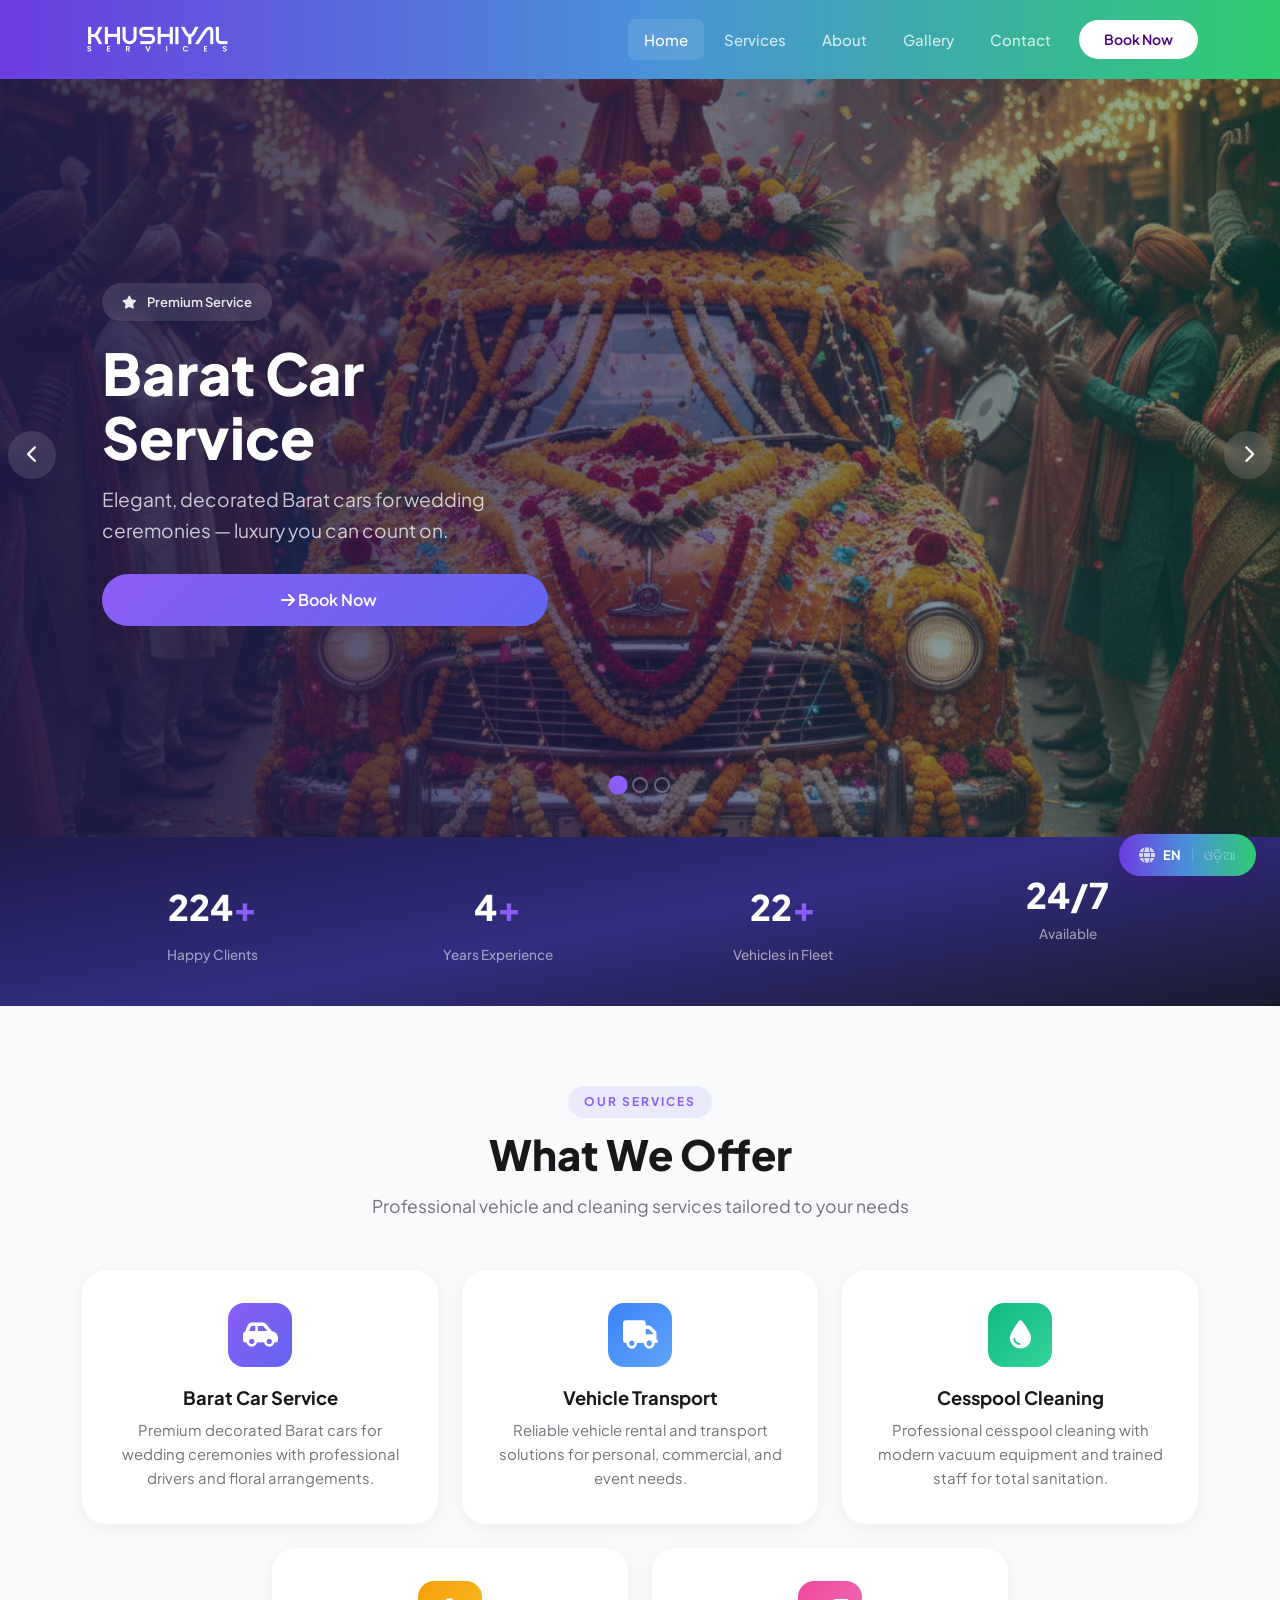
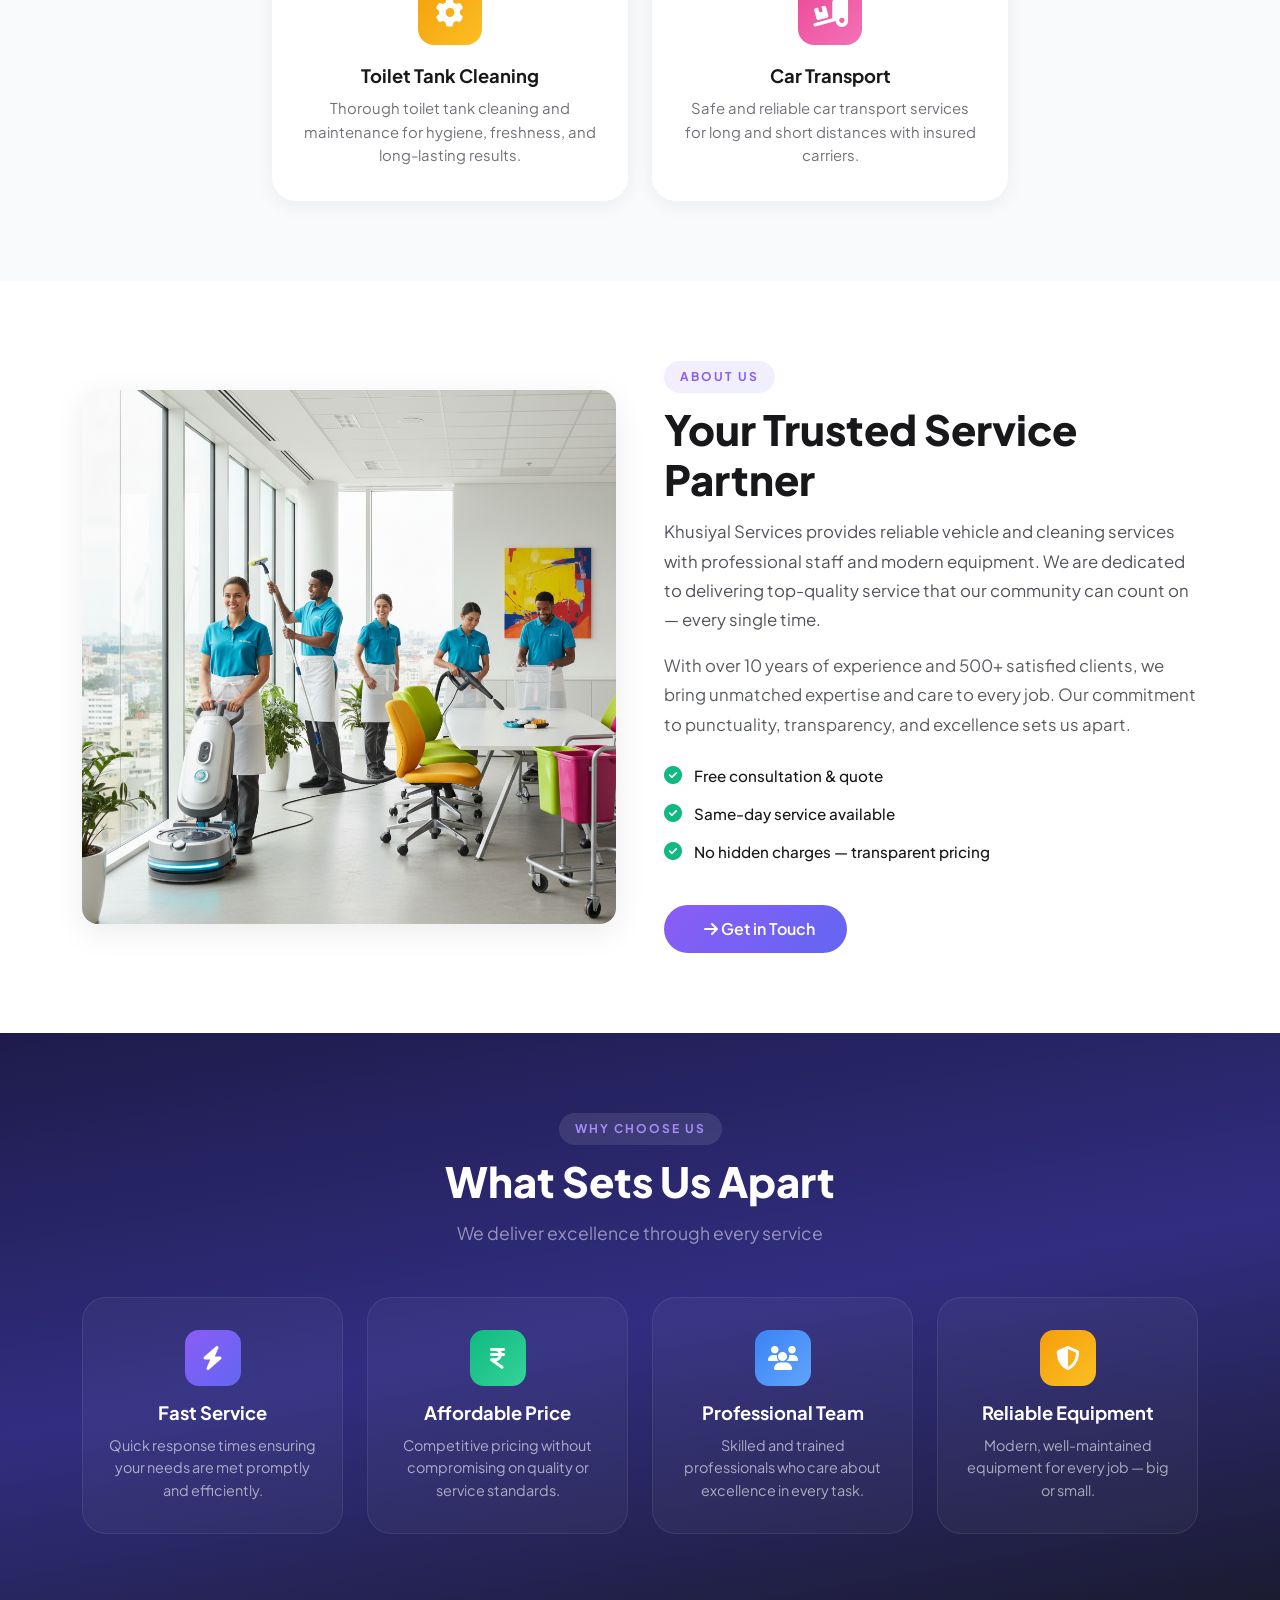
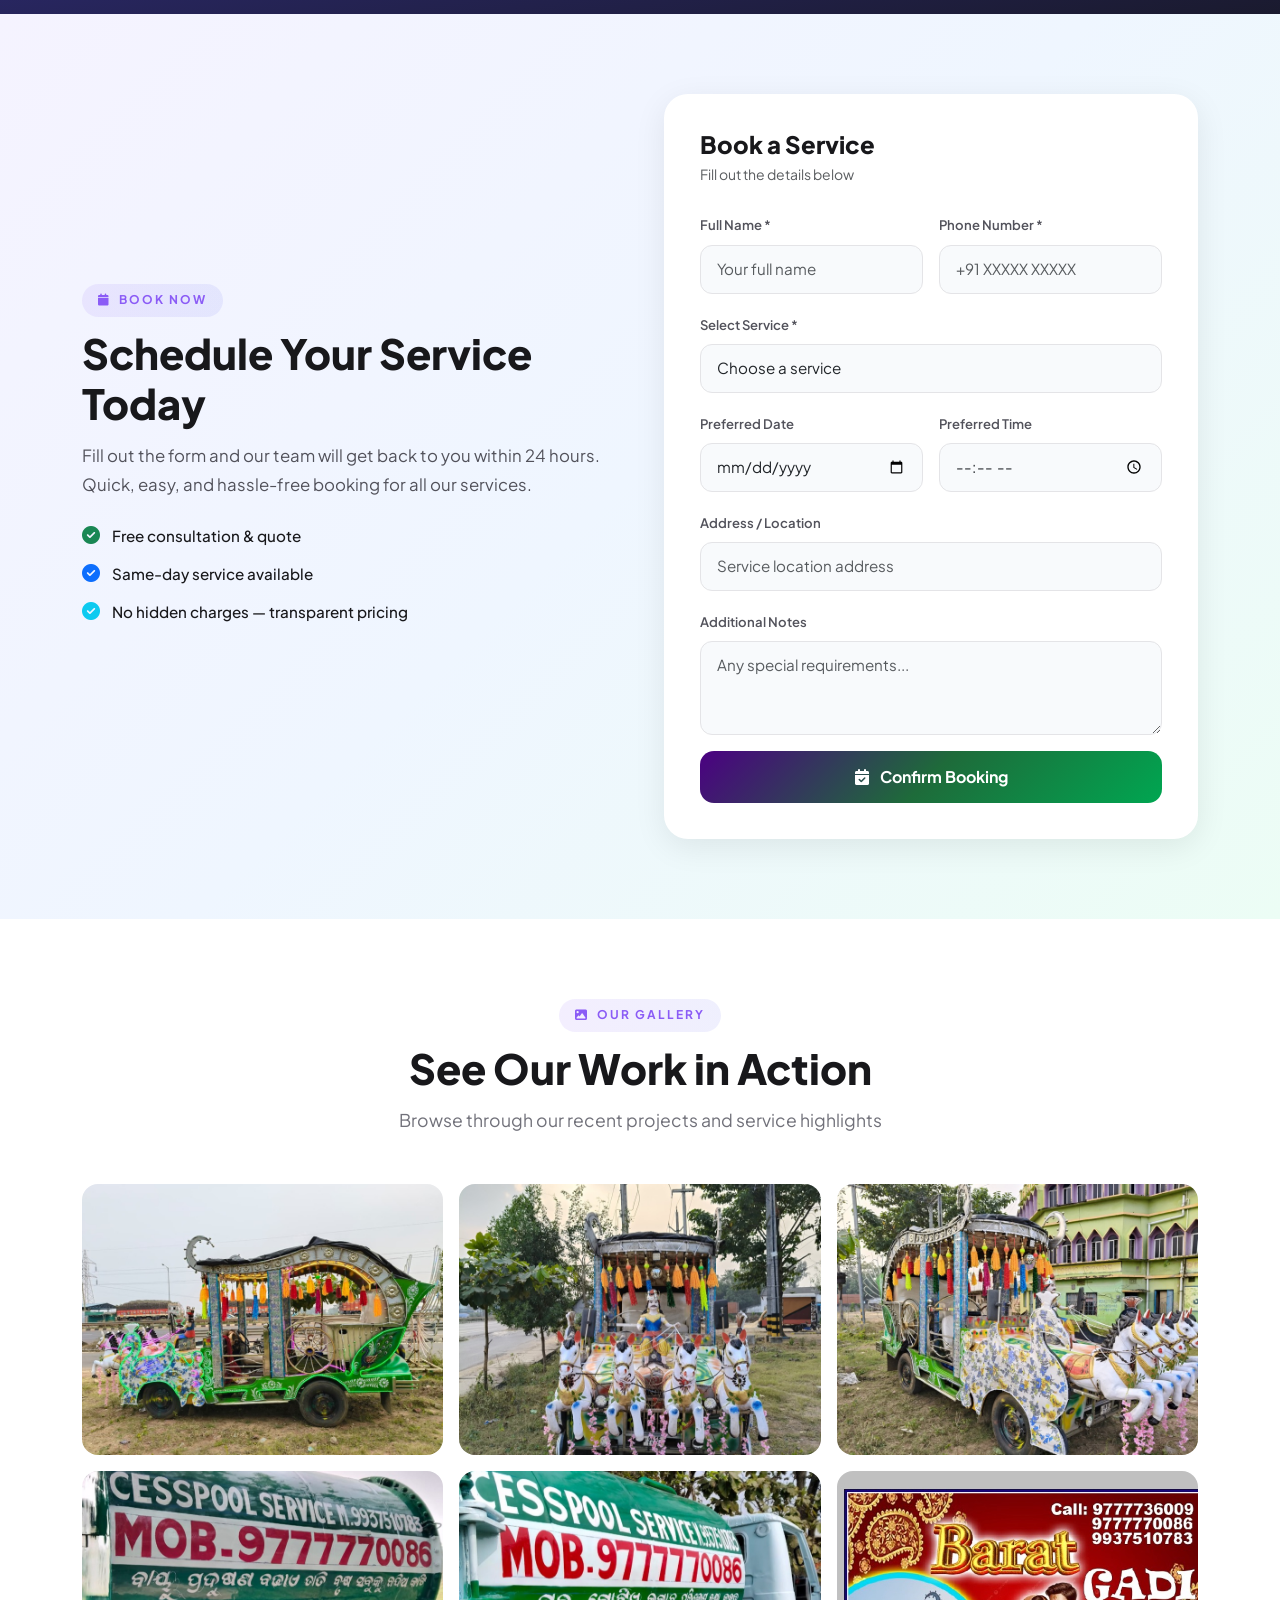
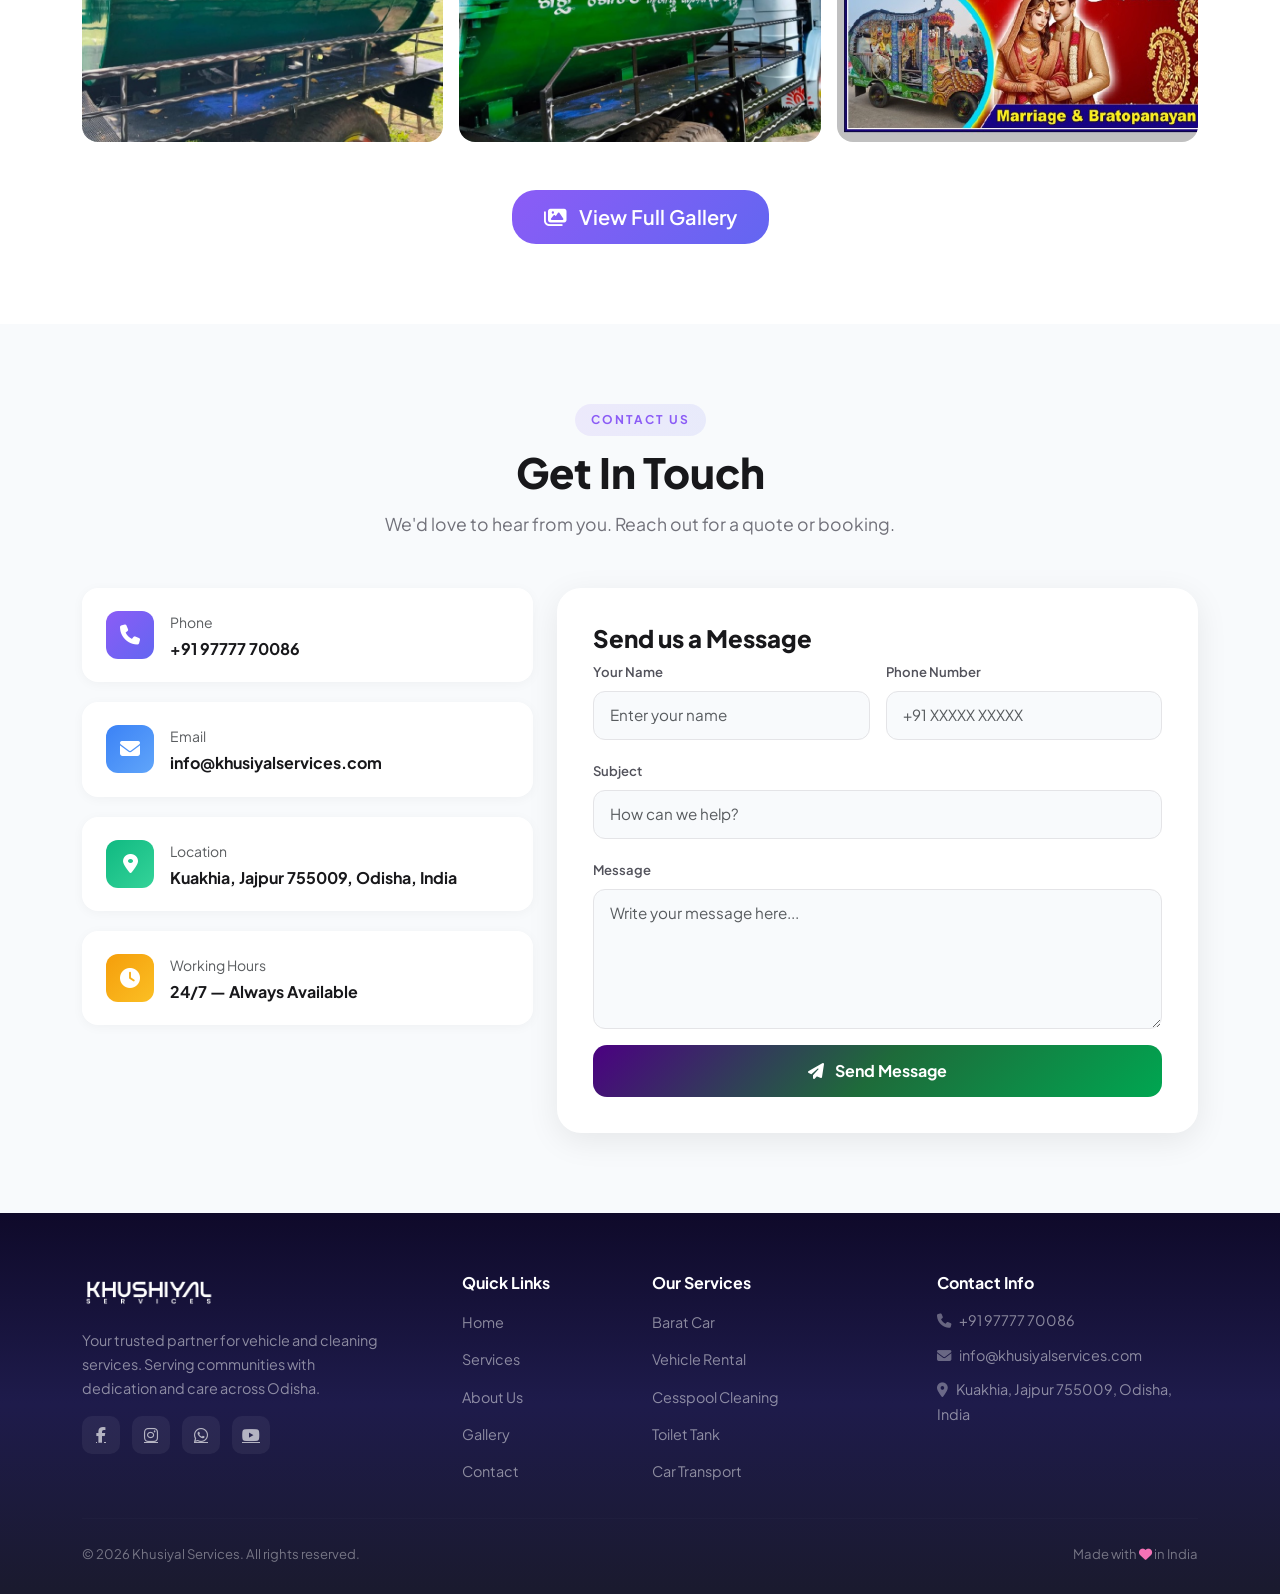
<file: index.html>
<!DOCTYPE html>
<html lang="en">

<head>
    <meta charset="UTF-8" />
    <meta name="viewport" content="width=device-width, initial-scale=1.0" />
    <meta name="description"
        content="Khusiyal Services — Reliable Barat Car, Vehicle Transport, Cesspool & Toilet Tank Cleaning Services in Kuakhia, Jajpur, Odisha. 24/7 service available in Jajpur, Odisha." />
    <meta name="keywords"
        content="Barat Car, Vehicle Transport, Cesspool Cleaning, Toilet Tank Cleaning, Car Transport, Khusiyal Services, Jajpur, Odisha, Kuakhia, Wedding Car, Cleaning Services" />
    <meta name="author" content="Khusiyal Services" />
    <meta name="robots" content="index, follow" />
    <meta name="theme-color" content="#4B0082" />

    <!-- Open Graph / Social Media -->
    <meta property="og:type" content="website" />
    <meta property="og:title" content="Khusiyal Services — Reliable Vehicle & Tank Services" />
    <meta property="og:description"
        content="Barat Car, Vehicle Transport, Cesspool & Toilet Tank Cleaning Services in Kuakhia, Jajpur, Odisha. 24/7 service available." />
    <meta property="og:image" content="img/logo/logo.png" />
    <meta property="og:url" content="https://khusiyalservices.com" />
    <meta property="og:site_name" content="Khusiyal Services" />

    <!-- Twitter Card -->
    <meta name="twitter:card" content="summary_large_image" />
    <meta name="twitter:title" content="Khusiyal Services — Reliable Vehicle & Tank Services" />
    <meta name="twitter:description"
        content="Barat Car, Vehicle Transport, Cesspool & Toilet Tank Cleaning Services in Jajpur, Odisha." />
    <meta name="twitter:image" content="img/logo/logo.png" />

    <title>Khusiyal Services — Reliable Vehicle & Tank Services in Jajpur, Odisha</title>

    <!-- Favicon -->
    <link rel="icon" type="image/png" href="img/logo/logo.png" />
    <link rel="apple-touch-icon" href="img/logo/logo.png" />

    <!-- Google Fonts -->
    <link rel="preconnect" href="https://fonts.googleapis.com" />
    <link rel="preconnect" href="https://fonts.gstatic.com" crossorigin />
    <link href="https://fonts.googleapis.com/css2?family=Plus+Jakarta+Sans:wght@400;500;600;700;800&display=swap"
        rel="stylesheet" />

    <!-- Bootstrap 5 CSS -->
    <link href="https://cdn.jsdelivr.net/npm/bootstrap@5.3.3/dist/css/bootstrap.min.css" rel="stylesheet" />

    <!-- FontAwesome 6 -->
    <link rel="stylesheet" href="https://cdnjs.cloudflare.com/ajax/libs/font-awesome/6.5.1/css/all.min.css" />

    <!-- AOS – Animate on Scroll -->
    <link href="https://unpkg.com/aos@2.3.4/dist/aos.css" rel="stylesheet" />

    <!-- Custom CSS -->
    <link rel="stylesheet" href="css/style.css" />
</head>

<body>

    <!-- ===================== LOADER ===================== -->
    <div id="pageLoader">
        <div class="loader-content">
            <img src="img/logo/logo.png" alt="Khushiyal Services" class="loader-logo" />
            <div class="loader-spinner"></div>
        </div>
    </div>

    <!-- ===================== NAVBAR ===================== -->
    <nav class="navbar navbar-expand-lg navbar-dark fixed-top" id="mainNav">
        <div class="container">
            <a class="navbar-brand" href="#">
                <img src="img/logo/logo.png" alt="Khushiyal Services Logo" class="navbar-logo" />
            </a>

            <button class="navbar-toggler border-0 shadow-none" type="button" data-bs-toggle="collapse"
                data-bs-target="#navMenu" aria-controls="navMenu" aria-expanded="false" aria-label="Toggle navigation">
                <span class="navbar-toggler-icon"></span>
            </button>

            <div class="collapse navbar-collapse" id="navMenu">
                <ul class="navbar-nav ms-auto align-items-lg-center gap-lg-1">
                    <li class="nav-item"><a class="nav-link active" href="#home" data-i18n="nav.home">Home</a></li>
                    <li class="nav-item"><a class="nav-link" href="#services" data-i18n="nav.services">Services</a></li>
                    <li class="nav-item"><a class="nav-link" href="#about" data-i18n="nav.about">About</a></li>
                    <li class="nav-item"><a class="nav-link" href="#gallery" data-i18n="nav.gallery">Gallery</a></li>
                    <li class="nav-item"><a class="nav-link" href="#contact" data-i18n="nav.contact">Contact</a></li>
                    <li class="nav-item ms-lg-2">
                        <a class="btn btn-cta-nav" href="#booking" data-i18n="nav.book">Book Now</a>
                    </li>
                </ul>
            </div>
        </div>
    </nav>

    <!-- ===================== CAROUSEL HEADER ===================== -->
    <section class="carousel-header" id="home">
        <div id="heroCarousel" class="carousel slide carousel-fade" data-bs-ride="carousel" data-bs-interval="5000">
            <div class="carousel-indicators">
                <button type="button" data-bs-target="#heroCarousel" data-bs-slide-to="0" class="active"
                    aria-current="true" aria-label="Slide 1"></button>
                <button type="button" data-bs-target="#heroCarousel" data-bs-slide-to="1" aria-label="Slide 2"></button>
                <button type="button" data-bs-target="#heroCarousel" data-bs-slide-to="2" aria-label="Slide 3"></button>
            </div>

            <div class="carousel-inner">
                <!-- Slide 1 — Barat Car -->
                <div class="carousel-item active">
                    <div class="carousel-img-wrapper">
                        <img src="images/generated-1772729310670.png" alt="Barat Car Service" />
                    </div>
                    <div class="carousel-caption-custom">
                        <span class="carousel-badge" data-i18n="hero.badge1"><i class="fa-solid fa-star me-1"></i>
                            Premium Service</span>
                        <h2 data-i18n="hero.title1">Barat Car Service</h2>
                        <p data-i18n="hero.desc1">Elegant, decorated Barat cars for wedding ceremonies — luxury you can
                            count on.</p>
                        <a href="#booking" class="btn btn-hero-primary" data-i18n="hero.btn1">Book Now <i
                                class="fa-solid fa-arrow-right ms-2"></i></a>
                    </div>
                </div>

                <!-- Slide 2 — Transport -->
                <div class="carousel-item">
                    <div class="carousel-img-wrapper">
                        <img src="images/generated-1772729319271.png" alt="Vehicle Transport" />
                    </div>
                    <div class="carousel-caption-custom">
                        <span class="carousel-badge" data-i18n="hero.badge2"><i class="fa-solid fa-truck me-1"></i>
                            Reliable Fleet</span>
                        <h2 data-i18n="hero.title2">Vehicle Transport</h2>
                        <p data-i18n="hero.desc2">Dependable transport solutions for personal, commercial, and event
                            requirements.</p>
                        <a href="#services" class="btn btn-hero-primary" data-i18n="hero.btn2">Our Services <i
                                class="fa-solid fa-arrow-right ms-2"></i></a>
                    </div>
                </div>

                <!-- Slide 3 — Cleaning -->
                <div class="carousel-item">
                    <div class="carousel-img-wrapper">
                        <img src="images/generated-1772729327609.png" alt="Cleaning Services" />
                    </div>
                    <div class="carousel-caption-custom">
                        <span class="carousel-badge" data-i18n="hero.badge3"><i class="fa-solid fa-droplet me-1"></i>
                            Professional
                            Cleaning</span>
                        <h2 data-i18n="hero.title3">Cleaning Services</h2>
                        <p data-i18n="hero.desc3">Cesspool & toilet tank cleaning with modern equipment and trained
                            professionals.</p>
                        <a href="#contact" class="btn btn-hero-primary" data-i18n="hero.btn3">Contact Us <i
                                class="fa-solid fa-arrow-right ms-2"></i></a>
                    </div>
                </div>
            </div>

            <!-- Controls -->
            <button class="carousel-control-prev" type="button" data-bs-target="#heroCarousel" data-bs-slide="prev">
                <span class="carousel-arrow"><i class="fa-solid fa-chevron-left"></i></span>
            </button>
            <button class="carousel-control-next" type="button" data-bs-target="#heroCarousel" data-bs-slide="next">
                <span class="carousel-arrow"><i class="fa-solid fa-chevron-right"></i></span>
            </button>
        </div>
    </section>

    <!-- ===================== STATS BAR ===================== -->
    <section class="stats-bar">
        <div class="container">
            <div class="row text-center g-4">
                <div class="col-6 col-md-3" data-aos="fade-up">
                    <div class="stat-box">
                        <span class="stat-number" data-count="500">0</span><span class="stat-plus">+</span>
                        <span class="stat-label" data-i18n="stats.clients">Happy Clients</span>
                    </div>
                </div>
                <div class="col-6 col-md-3" data-aos="fade-up" data-aos-delay="100">
                    <div class="stat-box">
                        <span class="stat-number" data-count="10">0</span><span class="stat-plus">+</span>
                        <span class="stat-label" data-i18n="stats.experience">Years Experience</span>
                    </div>
                </div>
                <div class="col-6 col-md-3" data-aos="fade-up" data-aos-delay="200">
                    <div class="stat-box">
                        <span class="stat-number" data-count="50">0</span><span class="stat-plus">+</span>
                        <span class="stat-label" data-i18n="stats.fleet">Vehicles in Fleet</span>
                    </div>
                </div>
                <div class="col-6 col-md-3" data-aos="fade-up" data-aos-delay="300">
                    <div class="stat-box">
                        <span class="stat-number">24/7</span>
                        <span class="stat-label" data-i18n="stats.available">Available</span>
                    </div>
                </div>
            </div>
        </div>
    </section>

    <!-- ===================== SERVICES SECTION ===================== -->
    <section class="services-section section-padding" id="services">
        <div class="container">
            <div class="section-header text-center mb-5" data-aos="fade-up">
                <span class="section-badge" data-i18n="services.badge">OUR SERVICES</span>
                <h2 class="section-title" data-i18n="services.title">What We Offer</h2>
                <p class="section-subtitle" data-i18n="services.subtitle">Professional vehicle and cleaning services
                    tailored to your needs</p>
            </div>

            <div class="row g-4 justify-content-center">
                <div class="col-sm-6 col-lg-4" data-aos="fade-up">
                    <div class="service-card">
                        <div class="service-icon icon-purple"><i class="fa-solid fa-car-side"></i></div>
                        <h3 class="service-title" data-i18n="services.barat.title">Barat Car Service</h3>
                        <p class="service-desc" data-i18n="services.barat.desc">Premium decorated Barat cars for wedding
                            ceremonies with professional
                            drivers and floral arrangements.</p>
                    </div>
                </div>
                <div class="col-sm-6 col-lg-4" data-aos="fade-up" data-aos-delay="100">
                    <div class="service-card">
                        <div class="service-icon icon-blue"><i class="fa-solid fa-truck"></i></div>
                        <h3 class="service-title" data-i18n="services.transport.title">Vehicle Transport</h3>
                        <p class="service-desc" data-i18n="services.transport.desc">Reliable vehicle rental and
                            transport solutions for personal,
                            commercial, and event needs.</p>
                    </div>
                </div>
                <div class="col-sm-6 col-lg-4" data-aos="fade-up" data-aos-delay="200">
                    <div class="service-card">
                        <div class="service-icon icon-green"><i class="fa-solid fa-droplet"></i></div>
                        <h3 class="service-title" data-i18n="services.cesspool.title">Cesspool Cleaning</h3>
                        <p class="service-desc" data-i18n="services.cesspool.desc">Professional cesspool cleaning with
                            modern vacuum equipment and trained
                            staff for total sanitation.</p>
                    </div>
                </div>
                <div class="col-sm-6 col-lg-4" data-aos="fade-up" data-aos-delay="300">
                    <div class="service-card">
                        <div class="service-icon icon-amber"><i class="fa-solid fa-gear"></i></div>
                        <h3 class="service-title" data-i18n="services.toilet.title">Toilet Tank Cleaning</h3>
                        <p class="service-desc" data-i18n="services.toilet.desc">Thorough toilet tank cleaning and
                            maintenance for hygiene, freshness,
                            and long-lasting results.</p>
                    </div>
                </div>
                <div class="col-sm-6 col-lg-4" data-aos="fade-up" data-aos-delay="400">
                    <div class="service-card">
                        <div class="service-icon icon-pink"><i class="fa-solid fa-truck-ramp-box"></i></div>
                        <h3 class="service-title" data-i18n="services.car.title">Car Transport</h3>
                        <p class="service-desc" data-i18n="services.car.desc">Safe and reliable car transport services
                            for long and short distances
                            with insured carriers.</p>
                    </div>
                </div>
            </div>
        </div>
    </section>

    <!-- ===================== ABOUT SECTION ===================== -->
    <section class="about-section section-padding" id="about">
        <div class="container">
            <div class="row align-items-center g-5">
                <div class="col-lg-6" data-aos="fade-right">
                    <div class="about-image">
                        <img src="images/generated-1772728665380.png" alt="About Khusiyal Services"
                            class="img-fluid rounded-4" />
                    </div>
                </div>
                <div class="col-lg-6" data-aos="fade-left">
                    <span class="section-badge" data-i18n="about.badge">ABOUT US</span>
                    <h2 class="section-title text-start" data-i18n="about.title">Your Trusted Service Partner</h2>
                    <p class="about-text" data-i18n="about.text1">
                        Khusiyal Services provides reliable vehicle and cleaning services with professional staff and
                        modern equipment. We are dedicated to delivering top-quality service that our community can
                        count on — every single time.
                    </p>
                    <p class="about-text text-muted" data-i18n="about.text2">
                        With over 10 years of experience and 500+ satisfied clients, we bring unmatched expertise and
                        care to every job. Our commitment to punctuality, transparency, and excellence sets us apart.
                    </p>

                    <div class="about-features">
                        <div class="about-feature-item" data-i18n="about.feature1">
                            <i class="fa-solid fa-circle-check"></i> Free consultation &amp; quote
                        </div>
                        <div class="about-feature-item" data-i18n="about.feature2">
                            <i class="fa-solid fa-circle-check"></i> Same-day service available
                        </div>
                        <div class="about-feature-item" data-i18n="about.feature3">
                            <i class="fa-solid fa-circle-check"></i> No hidden charges — transparent pricing
                        </div>
                    </div>

                    <a href="#contact" class="btn btn-primary-gradient mt-3" data-i18n="about.cta">
                        Get in Touch <i class="fa-solid fa-arrow-right ms-2"></i>
                    </a>
                </div>
            </div>
        </div>
    </section>

    <!-- ===================== WHY CHOOSE US ===================== -->
    <section class="why-section section-padding" id="why">
        <div class="container">
            <div class="section-header text-center mb-5" data-aos="fade-up">
                <span class="section-badge badge-light" data-i18n="why.badge">WHY CHOOSE US</span>
                <h2 class="section-title text-white" data-i18n="why.title">What Sets Us Apart</h2>
                <p class="section-subtitle text-white-50" data-i18n="why.subtitle">We deliver excellence through every
                    service</p>
            </div>

            <div class="row g-4 justify-content-center">
                <div class="col-sm-6 col-lg-3" data-aos="fade-up">
                    <div class="why-card">
                        <div class="why-icon icon-grad-purple"><i class="fa-solid fa-bolt"></i></div>
                        <h4 class="why-title" data-i18n="why.fast.title">Fast Service</h4>
                        <p class="why-desc" data-i18n="why.fast.desc">Quick response times ensuring your needs are met
                            promptly and efficiently.
                        </p>
                    </div>
                </div>
                <div class="col-sm-6 col-lg-3" data-aos="fade-up" data-aos-delay="100">
                    <div class="why-card">
                        <div class="why-icon icon-grad-green"><i class="fa-solid fa-indian-rupee-sign"></i></div>
                        <h4 class="why-title" data-i18n="why.price.title">Affordable Price</h4>
                        <p class="why-desc" data-i18n="why.price.desc">Competitive pricing without compromising on
                            quality or service standards.
                        </p>
                    </div>
                </div>
                <div class="col-sm-6 col-lg-3" data-aos="fade-up" data-aos-delay="200">
                    <div class="why-card">
                        <div class="why-icon icon-grad-blue"><i class="fa-solid fa-users"></i></div>
                        <h4 class="why-title" data-i18n="why.team.title">Professional Team</h4>
                        <p class="why-desc" data-i18n="why.team.desc">Skilled and trained professionals who care about
                            excellence in every task.
                        </p>
                    </div>
                </div>
                <div class="col-sm-6 col-lg-3" data-aos="fade-up" data-aos-delay="300">
                    <div class="why-card">
                        <div class="why-icon icon-grad-amber"><i class="fa-solid fa-shield-halved"></i></div>
                        <h4 class="why-title" data-i18n="why.equip.title">Reliable Equipment</h4>
                        <p class="why-desc" data-i18n="why.equip.desc">Modern, well-maintained equipment for every job —
                            big or small.</p>
                    </div>
                </div>
            </div>
        </div>
    </section>

    <!-- ===================== BOOKING FORM ===================== -->
    <section class="booking-section section-padding" id="booking">
        <div class="container">
            <div class="row align-items-center g-5">
                <div class="col-lg-6" data-aos="fade-right">
                    <span class="section-badge" data-i18n="booking.badge">
                        <i class="fa-solid fa-calendar me-1"></i> BOOK NOW
                    </span>
                    <h2 class="section-title text-start" data-i18n="booking.title">Schedule Your Service Today</h2>
                    <p class="about-text" data-i18n="booking.desc">
                        Fill out the form and our team will get back to you within 24 hours. Quick, easy, and
                        hassle-free booking for all our services.
                    </p>
                    <div class="about-features">
                        <div class="about-feature-item" data-i18n="booking.feature1">
                            <i class="fa-solid fa-circle-check text-success"></i> Free consultation &amp; quote
                        </div>
                        <div class="about-feature-item" data-i18n="booking.feature2">
                            <i class="fa-solid fa-circle-check text-primary"></i> Same-day service available
                        </div>
                        <div class="about-feature-item" data-i18n="booking.feature3">
                            <i class="fa-solid fa-circle-check text-info"></i> No hidden charges — transparent pricing
                        </div>
                    </div>
                </div>

                <div class="col-lg-6" data-aos="fade-left">
                    <div class="booking-form-card">
                        <h3 class="form-card-title" data-i18n="booking.form.title">Book a Service</h3>
                        <p class="text-muted small mb-4" data-i18n="booking.form.subtitle">Fill out the details below
                        </p>
                        <form id="bookingForm">
                            <div class="row g-3">
                                <div class="col-sm-6">
                                    <label class="form-label" data-i18n="booking.form.name">Full Name *</label>
                                    <input type="text" class="form-control" placeholder="Your full name"
                                        data-i18n-ph="ph.name" required />
                                </div>
                                <div class="col-sm-6">
                                    <label class="form-label" data-i18n="booking.form.phone">Phone Number *</label>
                                    <input type="tel" class="form-control" placeholder="+91 XXXXX XXXXX"
                                        data-i18n-ph="ph.phone" required />
                                </div>
                                <div class="col-12">
                                    <label class="form-label" data-i18n="booking.form.service">Select Service *</label>
                                    <select class="form-select" required>
                                        <option value="" selected disabled data-i18n="booking.form.service.choose">
                                            Choose a service</option>
                                        <option data-i18n="booking.form.service.barat">Barat Car Service</option>
                                        <option data-i18n="booking.form.service.transport">Vehicle Transport Service
                                        </option>
                                        <option data-i18n="booking.form.service.cesspool">Cesspool Cleaning</option>
                                        <option data-i18n="booking.form.service.toilet">Toilet Tank Cleaning</option>
                                        <option data-i18n="booking.form.service.car">Car Transport</option>
                                    </select>
                                </div>
                                <div class="col-sm-6">
                                    <label class="form-label" data-i18n="booking.form.date">Preferred Date</label>
                                    <input type="date" class="form-control" />
                                </div>
                                <div class="col-sm-6">
                                    <label class="form-label" data-i18n="booking.form.time">Preferred Time</label>
                                    <input type="time" class="form-control" />
                                </div>
                                <div class="col-12">
                                    <label class="form-label" data-i18n="booking.form.address">Address /
                                        Location</label>
                                    <input type="text" class="form-control" placeholder="Service location address"
                                        data-i18n-ph="ph.address" />
                                </div>
                                <div class="col-12">
                                    <label class="form-label" data-i18n="booking.form.notes">Additional Notes</label>
                                    <textarea class="form-control" rows="3" placeholder="Any special requirements..."
                                        data-i18n-ph="ph.notes"></textarea>
                                </div>
                                <div class="col-12">
                                    <button type="submit" class="btn btn-submit w-100" data-i18n="booking.form.submit">
                                        <i class="fa-solid fa-calendar-check me-2"></i>Confirm Booking
                                    </button>
                                </div>
                            </div>
                        </form>
                    </div>
                </div>
            </div>
        </div>
    </section>

    <!-- ===================== GALLERY SECTION ===================== -->
    <section class="gallery-section section-padding" id="gallery">
        <div class="container">
            <div class="section-header text-center mb-5" data-aos="fade-up">
                <span class="section-badge" data-i18n="gallery.badge">
                    <i class="fa-solid fa-image me-1"></i> OUR GALLERY
                </span>
                <h2 class="section-title" data-i18n="gallery.title">See Our Work in Action</h2>
                <p class="section-subtitle" data-i18n="gallery.subtitle">Browse through our recent projects and service
                    highlights</p>
            </div>

            <div class="row g-3">
                <div class="col-sm-6 col-lg-4" data-aos="zoom-in">
                    <div class="gallery-item">
                        <img src="img/gallery/gallery-1.jpg" alt="Barat Car" class="img-fluid" />
                        <div class="gallery-overlay">
                            <span data-i18n="gallery.label1"><i class="fa-solid fa-car me-1"></i> Barat Car — Wedding
                                Ceremony</span>
                        </div>
                    </div>
                </div>
                <div class="col-sm-6 col-lg-4" data-aos="zoom-in" data-aos-delay="100">
                    <div class="gallery-item">
                        <img src="img/gallery/gallery-2.jpg" alt="Cesspool Cleaning" class="img-fluid" />
                        <div class="gallery-overlay">
                            <span data-i18n="gallery.label2"><i class="fa-solid fa-droplet me-1"></i> Cesspool Cleaning
                                Service</span>
                        </div>
                    </div>
                </div>
                <div class="col-sm-6 col-lg-4" data-aos="zoom-in" data-aos-delay="200">
                    <div class="gallery-item">
                        <img src="img/gallery/gallery-3.jpg" alt="Transport" class="img-fluid" />
                        <div class="gallery-overlay">
                            <span data-i18n="gallery.label3"><i class="fa-solid fa-truck me-1"></i> Vehicle Transport
                                Fleet</span>
                        </div>
                    </div>
                </div>
                <div class="col-sm-6 col-lg-4" data-aos="zoom-in" data-aos-delay="300">
                    <div class="gallery-item">
                        <img src="img/gallery/gallery-4.jpg" alt="Car Transport" class="img-fluid" />
                        <div class="gallery-overlay">
                            <span data-i18n="gallery.label4"><i class="fa-solid fa-truck-ramp-box me-1"></i> Car
                                Transport Services</span>
                        </div>
                    </div>
                </div>
                <div class="col-sm-6 col-lg-4" data-aos="zoom-in" data-aos-delay="400">
                    <div class="gallery-item">
                        <img src="img/gallery/gallery-5.jpg" alt="Our Fleet" class="img-fluid" />
                        <div class="gallery-overlay">
                            <span data-i18n="gallery.label5"><i class="fa-solid fa-car me-1"></i> Our Service
                                Fleet</span>
                        </div>
                    </div>
                </div>
                <div class="col-sm-6 col-lg-4" data-aos="zoom-in" data-aos-delay="500">
                    <div class="gallery-item">
                        <img src="img/gallery/gallery-6.jpg" alt="Professional Team" class="img-fluid" />
                        <div class="gallery-overlay">
                            <span data-i18n="gallery.label6"><i class="fa-solid fa-users me-1"></i> Our Professional
                                Team</span>
                        </div>
                    </div>
                </div>
            </div>

            <div class="text-center mt-5" data-aos="fade-up">
                <a href="gallery.html" class="btn btn-primary-gradient btn-lg" data-i18n="gallery.viewall">
                    <i class="fa-solid fa-images me-2"></i>View Full Gallery
                </a>
            </div>
        </div>
    </section>

    <!-- ===================== CONTACT SECTION ===================== -->
    <section class="contact-section section-padding" id="contact">
        <div class="container">
            <div class="section-header text-center mb-5" data-aos="fade-up">
                <span class="section-badge" data-i18n="contact.badge">CONTACT US</span>
                <h2 class="section-title" data-i18n="contact.title">Get In Touch</h2>
                <p class="section-subtitle" data-i18n="contact.subtitle">We'd love to hear from you. Reach out for a
                    quote or booking.</p>
            </div>

            <div class="row g-4">
                <div class="col-lg-5" data-aos="fade-right">
                    <div class="contact-info-stack">
                        <div class="contact-info-card">
                            <div class="contact-info-icon icon-purple"><i class="fa-solid fa-phone"></i></div>
                            <div>
                                <small class="text-muted" data-i18n="contact.phone">Phone</small>
                                <p class="fw-bold mb-0">+91 97777 70086</p>
                            </div>
                        </div>
                        <div class="contact-info-card">
                            <div class="contact-info-icon icon-blue"><i class="fa-solid fa-envelope"></i></div>
                            <div>
                                <small class="text-muted" data-i18n="contact.email">Email</small>
                                <p class="fw-bold mb-0">info@khusiyalservices.com</p>
                            </div>
                        </div>
                        <div class="contact-info-card">
                            <div class="contact-info-icon icon-green"><i class="fa-solid fa-location-dot"></i></div>
                            <div>
                                <small class="text-muted" data-i18n="contact.location">Location</small>
                                <p class="fw-bold mb-0" data-i18n="contact.location.value">Kuakhia, Jajpur 755009,
                                    Odisha, India</p>
                            </div>
                        </div>
                        <div class="contact-info-card">
                            <div class="contact-info-icon icon-amber"><i class="fa-solid fa-clock"></i></div>
                            <div>
                                <small class="text-muted" data-i18n="contact.hours">Working Hours</small>
                                <p class="fw-bold mb-0" data-i18n="contact.hours.value">24/7 — Always Available</p>
                            </div>
                        </div>
                    </div>
                </div>

                <div class="col-lg-7" data-aos="fade-left">
                    <div class="contact-form-card">
                        <h3 class="form-card-title" data-i18n="contact.form.title">Send us a Message</h3>
                        <form id="contactForm">
                            <div class="row g-3">
                                <div class="col-sm-6">
                                    <label class="form-label" data-i18n="contact.form.name">Your Name</label>
                                    <input type="text" class="form-control" placeholder="Enter your name"
                                        data-i18n-ph="ph.contactname" required />
                                </div>
                                <div class="col-sm-6">
                                    <label class="form-label" data-i18n="contact.form.phone">Phone Number</label>
                                    <input type="tel" class="form-control" placeholder="+91 XXXXX XXXXX"
                                        data-i18n-ph="ph.phone" required />
                                </div>
                                <div class="col-12">
                                    <label class="form-label" data-i18n="contact.form.subject">Subject</label>
                                    <input type="text" class="form-control" placeholder="How can we help?"
                                        data-i18n-ph="ph.subject" />
                                </div>
                                <div class="col-12">
                                    <label class="form-label" data-i18n="contact.form.message">Message</label>
                                    <textarea class="form-control" rows="5" placeholder="Write your message here..."
                                        data-i18n-ph="ph.message" required></textarea>
                                </div>
                                <div class="col-12">
                                    <button type="submit" class="btn btn-submit w-100" data-i18n="contact.form.submit">
                                        <i class="fa-solid fa-paper-plane me-2"></i>Send Message
                                    </button>
                                </div>
                            </div>
                        </form>
                    </div>
                </div>
            </div>
        </div>
    </section>

    <!-- ===================== FOOTER ===================== -->
    <footer class="site-footer">
        <div class="container">
            <div class="row g-4 mb-4">
                <!-- Brand -->
                <div class="col-lg-4">
                    <div class="d-flex align-items-center gap-2 mb-3">
                        <img src="img/logo/logo.png" alt="Khushiyal Services Logo" class="footer-logo" />
                    </div>
                    <p class="footer-desc" data-i18n="footer.desc">
                        Your trusted partner for vehicle and cleaning services. Serving communities with dedication and
                        care across Odisha.
                    </p>
                    <div class="social-icons">
                        <a href="#" aria-label="Facebook"><i class="fa-brands fa-facebook-f"></i></a>
                        <a href="#" aria-label="Instagram"><i class="fa-brands fa-instagram"></i></a>
                        <a href="#" aria-label="WhatsApp"><i class="fa-brands fa-whatsapp"></i></a>
                        <a href="#" aria-label="YouTube"><i class="fa-brands fa-youtube"></i></a>
                    </div>
                </div>

                <!-- Quick Links -->
                <div class="col-6 col-lg-2">
                    <h6 class="footer-heading" data-i18n="footer.quicklinks">Quick Links</h6>
                    <ul class="footer-links">
                        <li><a href="#home" data-i18n="footer.home">Home</a></li>
                        <li><a href="#services" data-i18n="footer.services">Services</a></li>
                        <li><a href="#about" data-i18n="footer.about">About Us</a></li>
                        <li><a href="#gallery" data-i18n="footer.gallery">Gallery</a></li>
                        <li><a href="#contact" data-i18n="footer.contact">Contact</a></li>
                    </ul>
                </div>

                <!-- Services -->
                <div class="col-6 col-lg-3">
                    <h6 class="footer-heading" data-i18n="footer.ourservices">Our Services</h6>
                    <ul class="footer-links">
                        <li><a href="#services" data-i18n="footer.barat">Barat Car</a></li>
                        <li><a href="#services" data-i18n="footer.rental">Vehicle Rental</a></li>
                        <li><a href="#services" data-i18n="footer.cesspool">Cesspool Cleaning</a></li>
                        <li><a href="#services" data-i18n="footer.toilet">Toilet Tank</a></li>
                        <li><a href="#services" data-i18n="footer.car">Car Transport</a></li>
                    </ul>
                </div>

                <!-- Contact -->
                <div class="col-lg-3">
                    <h6 class="footer-heading" data-i18n="footer.contactinfo">Contact Info</h6>
                    <ul class="footer-links footer-contact">
                        <li><i class="fa-solid fa-phone me-2"></i>+91 97777 70086</li>
                        <li><i class="fa-solid fa-envelope me-2"></i>info@khusiyalservices.com</li>
                        <li><i class="fa-solid fa-location-dot me-2"></i>Kuakhia, Jajpur 755009, Odisha, India</li>
                    </ul>
                </div>
            </div>

            <hr class="footer-divider" />

            <div class="d-flex flex-column flex-sm-row justify-content-between align-items-center gap-2">
                <p class="footer-copyright mb-0" data-i18n="footer.copyright">&copy; 2026 Khusiyal Services. All rights
                    reserved.</p>
                <p class="footer-copyright mb-0"><span data-i18n="footer.made">Made with</span> <i
                        class="fa-solid fa-heart text-pink"></i> <span data-i18n="footer.madein">in India</span></p>
            </div>
        </div>
    </footer>

    <!-- Back to Top -->
    <button class="btn btn-back-to-top" id="backToTop" title="Back to top">
        <i class="fa-solid fa-arrow-up"></i>
    </button>

    <!-- Bootstrap 5 JS Bundle -->
    <script src="https://cdn.jsdelivr.net/npm/bootstrap@5.3.3/dist/js/bootstrap.bundle.min.js"></script>

    <!-- AOS JS -->
    <script src="https://unpkg.com/aos@2.3.4/dist/aos.js"></script>

    <!-- Floating Language Toggle -->
    <div class="lang-float">
        <button class="lang-switch" type="button" aria-label="Switch Language">
            <i class="fa-solid fa-globe"></i>
            <span class="lang-label active" data-lang="en">EN</span>
            <span class="lang-divider">|</span>
            <span class="lang-label" data-lang="od">ଓଡ଼ିଆ</span>
        </button>
    </div>

    <!-- Custom JS -->
    <script src="js/i18n.js"></script>
    <script src="js/script.js"></script>

    <!-- Loader Dismissal -->
    <script>
        window.addEventListener('load', function () {
            var loader = document.getElementById('pageLoader');
            if (loader) {
                setTimeout(function () { loader.classList.add('loaded'); }, 600);
                setTimeout(function () { loader.style.display = 'none'; }, 1100);
            }
        });
    </script>
</file>
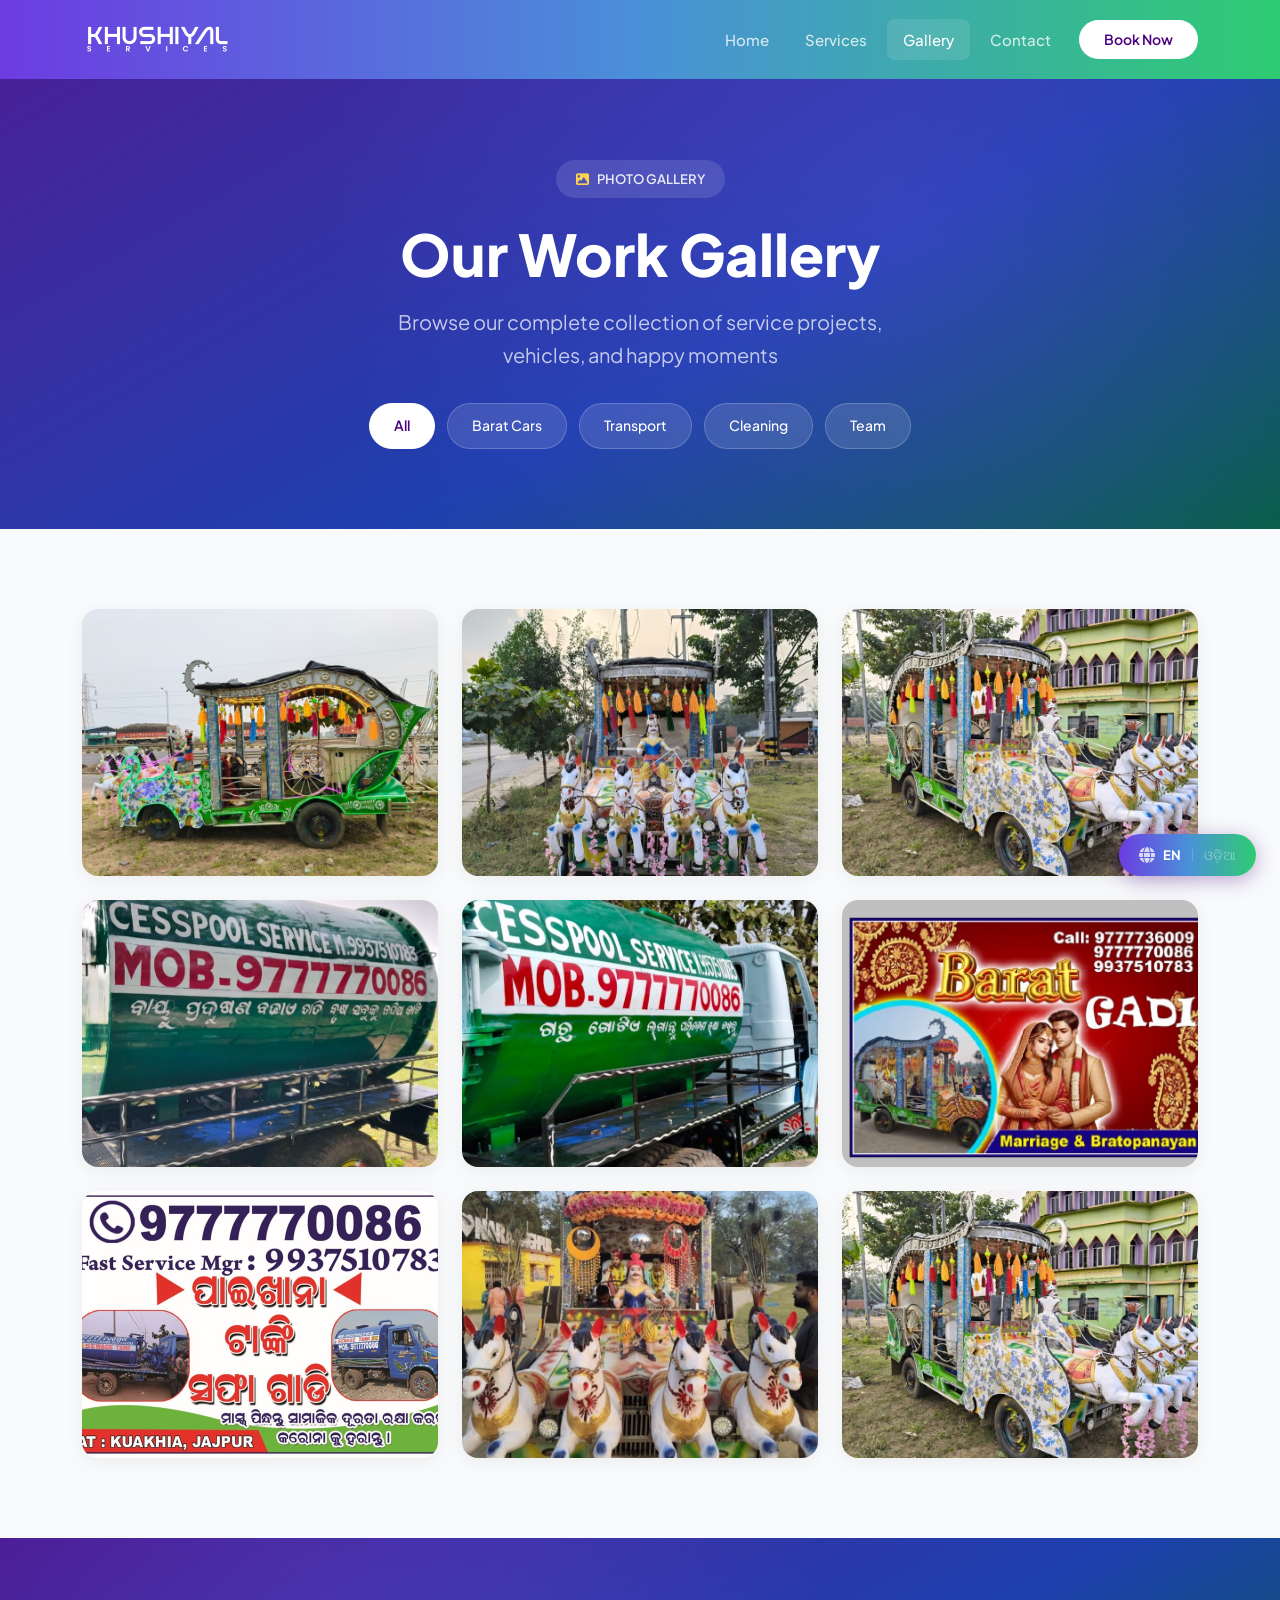
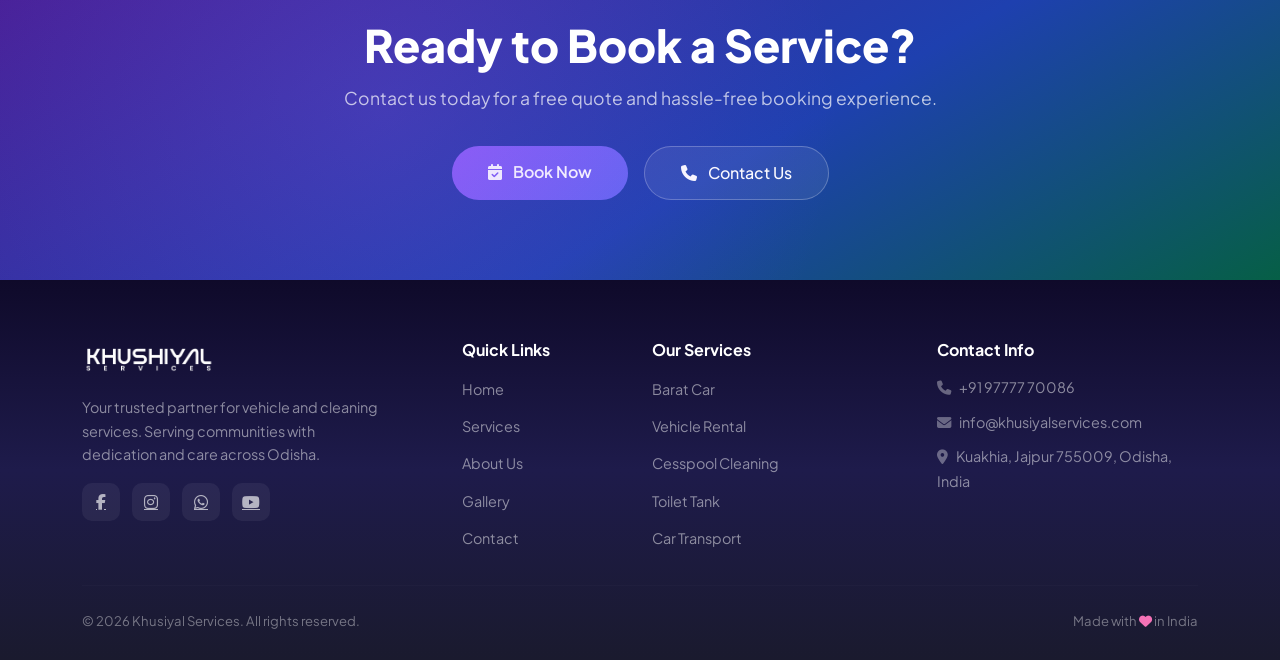
<file: gallery.html>
<!DOCTYPE html>
<html lang="en">

<head>
    <meta charset="UTF-8" />
    <meta name="viewport" content="width=device-width, initial-scale=1.0" />
    <meta name="description"
        content="Khusiyal Services Gallery — Browse our work: Barat Cars, Vehicle Transport, Cleaning Services and more in Jajpur, Odisha." />
    <meta name="keywords"
        content="Khusiyal Services Gallery, Barat Car Photos, Vehicle Transport, Cesspool Cleaning, Jajpur, Odisha" />
    <meta name="author" content="Khusiyal Services" />
    <meta name="robots" content="index, follow" />
    <meta name="theme-color" content="#4B0082" />

    <!-- Open Graph / Social Media -->
    <meta property="og:type" content="website" />
    <meta property="og:title" content="Gallery — Khusiyal Services" />
    <meta property="og:description"
        content="Browse our gallery of Barat Cars, Vehicle Transport, and Cleaning Services in Jajpur, Odisha." />
    <meta property="og:image" content="img/logo/logo.png" />
    <meta property="og:url" content="https://khusiyalservices.com/gallery.html" />

    <!-- Twitter Card -->
    <meta name="twitter:card" content="summary_large_image" />
    <meta name="twitter:title" content="Gallery — Khusiyal Services" />
    <meta name="twitter:description" content="Browse our gallery of services in Jajpur, Odisha." />
    <meta name="twitter:image" content="img/logo/logo.png" />

    <title>Gallery — Khusiyal Services</title>

    <!-- Favicon -->
    <link rel="icon" type="image/png" href="img/logo/logo.png" />
    <link rel="apple-touch-icon" href="img/logo/logo.png" />

    <!-- Google Fonts -->
    <link rel="preconnect" href="https://fonts.googleapis.com" />
    <link rel="preconnect" href="https://fonts.gstatic.com" crossorigin />
    <link href="https://fonts.googleapis.com/css2?family=Plus+Jakarta+Sans:wght@400;500;600;700;800&display=swap"
        rel="stylesheet" />

    <!-- Bootstrap 5 CSS -->
    <link href="https://cdn.jsdelivr.net/npm/bootstrap@5.3.3/dist/css/bootstrap.min.css" rel="stylesheet" />

    <!-- FontAwesome 6 -->
    <link rel="stylesheet" href="https://cdnjs.cloudflare.com/ajax/libs/font-awesome/6.5.1/css/all.min.css" />

    <!-- AOS – Animate on Scroll -->
    <link href="https://unpkg.com/aos@2.3.4/dist/aos.css" rel="stylesheet" />

    <!-- Custom CSS -->
    <link rel="stylesheet" href="css/style.css" />
</head>

<body>

    <!-- ===================== LOADER ===================== -->
    <div id="pageLoader">
        <div class="loader-content">
            <img src="img/logo/logo.png" alt="Khushiyal Services" class="loader-logo" />
            <div class="loader-spinner"></div>
        </div>
    </div>

    <!-- ===================== NAVBAR ===================== -->
    <nav class="navbar navbar-expand-lg navbar-dark fixed-top" id="mainNav">
        <div class="container">
            <a class="navbar-brand" href="index.html">
                <img src="img/logo/logo.png" alt="Khushiyal Services Logo" class="navbar-logo" />
            </a>

            <button class="navbar-toggler border-0 shadow-none" type="button" data-bs-toggle="collapse"
                data-bs-target="#navMenu" aria-controls="navMenu" aria-expanded="false" aria-label="Toggle navigation">
                <span class="navbar-toggler-icon"></span>
            </button>

            <div class="collapse navbar-collapse" id="navMenu">
                <ul class="navbar-nav ms-auto align-items-lg-center gap-lg-1">
                    <li class="nav-item"><a class="nav-link" href="index.html#home" data-i18n="nav.home">Home</a></li>
                    <li class="nav-item"><a class="nav-link" href="index.html#services"
                            data-i18n="nav.services">Services</a></li>
                    <li class="nav-item"><a class="nav-link active" href="gallery.html"
                            data-i18n="nav.gallery">Gallery</a></li>
                    <li class="nav-item"><a class="nav-link" href="index.html#contact"
                            data-i18n="nav.contact">Contact</a></li>
                    <li class="nav-item ms-lg-2">
                        <a class="btn btn-cta-nav" href="index.html#booking" data-i18n="nav.book">Book Now</a>
                    </li>
                </ul>
            </div>
        </div>
    </nav>

    <!-- ===================== GALLERY HERO ===================== -->
    <header class="gallery-hero">
        <div class="hero-overlay"></div>
        <div class="container position-relative z-2 text-center">
            <span class="hero-badge" data-i18n="gallerypage.badge">
                <i class="fa-solid fa-image"></i> PHOTO GALLERY
            </span>
            <h1 class="hero-title" data-i18n="gallerypage.title">Our Work Gallery</h1>
            <p class="hero-subtitle mx-auto" data-i18n="gallerypage.subtitle">
                Browse our complete collection of service projects, vehicles, and happy moments
            </p>

            <!-- Filter Buttons -->
            <div class="gallery-filters mt-4">
                <button class="filter-btn active" data-filter="all" data-i18n="gallerypage.filter.all">All</button>
                <button class="filter-btn" data-filter="barat" data-i18n="gallerypage.filter.barat">Barat Cars</button>
                <button class="filter-btn" data-filter="transport"
                    data-i18n="gallerypage.filter.transport">Transport</button>
                <button class="filter-btn" data-filter="cleaning"
                    data-i18n="gallerypage.filter.cleaning">Cleaning</button>
                <button class="filter-btn" data-filter="team" data-i18n="gallerypage.filter.team">Team</button>
            </div>
        </div>
    </header>

    <!-- ===================== GALLERY GRID ===================== -->
    <section class="gallery-page-grid section-padding">
        <div class="container">
            <div class="row g-4" id="galleryGrid">

                <!-- Row 1 -->
                <div class="col-sm-6 col-lg-4 gallery-col" data-category="barat" data-aos="fade-up">
                    <div class="gallery-page-item">
                        <img src="img/gallery/gallery-1.jpg" alt="Royal Barat Car" class="img-fluid" />
                        <div class="gallery-overlay">
                            <span class="gallery-label" data-i18n="gallerypage.label1"><i
                                    class="fa-solid fa-car me-1"></i> Royal Barat Car — Night
                                Ceremony</span>
                        </div>
                    </div>
                </div>

                <div class="col-sm-6 col-lg-4 gallery-col" data-category="cleaning" data-aos="fade-up"
                    data-aos-delay="100">
                    <div class="gallery-page-item">
                        <img src="img/gallery/gallery-2.jpg" alt="Cesspool Service" class="img-fluid" />
                        <div class="gallery-overlay">
                            <span class="gallery-label" data-i18n="gallerypage.label2"><i
                                    class="fa-solid fa-droplet me-1"></i> Cesspool Service in
                                Action</span>
                        </div>
                    </div>
                </div>

                <div class="col-sm-6 col-lg-4 gallery-col" data-category="transport" data-aos="fade-up"
                    data-aos-delay="200">
                    <div class="gallery-page-item">
                        <img src="img/gallery/gallery-3.jpg" alt="Vehicle Transport" class="img-fluid" />
                        <div class="gallery-overlay">
                            <span class="gallery-label" data-i18n="gallerypage.label3"><i
                                    class="fa-solid fa-truck me-1"></i> Vehicle Transport
                                Fleet</span>
                        </div>
                    </div>
                </div>

                <!-- Row 2 -->
                <div class="col-sm-6 col-lg-4 gallery-col" data-category="cleaning" data-aos="fade-up">
                    <div class="gallery-page-item">
                        <img src="img/gallery/gallery-4.jpg" alt="Toilet Tank" class="img-fluid" />
                        <div class="gallery-overlay">
                            <span class="gallery-label" data-i18n="gallerypage.label4"><i
                                    class="fa-solid fa-gear me-1"></i> Toilet Tank
                                Maintenance</span>
                        </div>
                    </div>
                </div>

                <div class="col-sm-6 col-lg-4 gallery-col" data-category="barat" data-aos="fade-up"
                    data-aos-delay="100">
                    <div class="gallery-page-item">
                        <img src="img/gallery/gallery-5.jpg" alt="Barat Procession" class="img-fluid" />
                        <div class="gallery-overlay">
                            <span class="gallery-label" data-i18n="gallerypage.label5"><i
                                    class="fa-solid fa-car me-1"></i> Barat Wedding
                                Procession</span>
                        </div>
                    </div>
                </div>

                <div class="col-sm-6 col-lg-4 gallery-col" data-category="team" data-aos="fade-up" data-aos-delay="200">
                    <div class="gallery-page-item">
                        <img src="img/gallery/gallery-6.jpg" alt="Professional Team" class="img-fluid" />
                        <div class="gallery-overlay">
                            <span class="gallery-label" data-i18n="gallerypage.label6"><i
                                    class="fa-solid fa-users me-1"></i> Our Professional
                                Team</span>
                        </div>
                    </div>
                </div>

                <!-- Row 3 -->
                <div class="col-sm-6 col-lg-4 gallery-col" data-category="transport" data-aos="fade-up">
                    <div class="gallery-page-item">
                        <img src="img/gallery/gallery-7.jpg" alt="Car Transport" class="img-fluid" />
                        <div class="gallery-overlay">
                            <span class="gallery-label" data-i18n="gallerypage.label7"><i
                                    class="fa-solid fa-truck-ramp-box me-1"></i> Car Transport
                                Logistics</span>
                        </div>
                    </div>
                </div>

                <div class="col-sm-6 col-lg-4 gallery-col" data-category="barat" data-aos="fade-up"
                    data-aos-delay="100">
                    <div class="gallery-page-item">
                        <img src="img/gallery/gallery-8.jpg" alt="Happy Client" class="img-fluid" />
                        <div class="gallery-overlay">
                            <span class="gallery-label" data-i18n="gallerypage.label8"><i
                                    class="fa-solid fa-heart me-1"></i> Happy Client
                                Moments</span>
                        </div>
                    </div>
                </div>

                <div class="col-sm-6 col-lg-4 gallery-col" data-category="team" data-aos="fade-up" data-aos-delay="200">
                    <div class="gallery-page-item">
                        <img src="img/gallery/gallery-3.jpg" alt="Equipment" class="img-fluid" />
                        <div class="gallery-overlay">
                            <span class="gallery-label" data-i18n="gallerypage.label9"><i
                                    class="fa-solid fa-wrench me-1"></i> Our Modern
                                Equipment</span>
                        </div>
                    </div>
                </div>

            </div>
        </div>
    </section>

    <!-- ===================== CTA BANNER ===================== -->
    <section class="cta-banner">
        <div class="container text-center">
            <h2 class="cta-title" data-i18n="gallerypage.cta.title">Ready to Book a Service?</h2>
            <p class="cta-subtitle" data-i18n="gallerypage.cta.subtitle">Contact us today for a free quote and
                hassle-free booking experience.</p>
            <div class="d-flex flex-wrap gap-3 justify-content-center">
                <a href="index.html#booking" class="btn btn-hero-primary btn-lg" data-i18n="gallerypage.cta.book">
                    <i class="fa-solid fa-calendar-check me-2"></i>Book Now
                </a>
                <a href="index.html#contact" class="btn btn-hero-outline btn-lg" data-i18n="gallerypage.cta.contact">
                    <i class="fa-solid fa-phone me-2"></i>Contact Us
                </a>
            </div>
        </div>
    </section>

    <!-- ===================== FOOTER ===================== -->
    <footer class="site-footer">
        <div class="container">
            <div class="row g-4 mb-4">
                <div class="col-lg-4">
                    <div class="d-flex align-items-center gap-2 mb-3">
                        <img src="img/logo/logo.png" alt="Khushiyal Services Logo" class="footer-logo" />
                    </div>
                    <p class="footer-desc" data-i18n="footer.desc">
                        Your trusted partner for vehicle and cleaning services. Serving communities with dedication and
                        care across Odisha.
                    </p>
                    <div class="social-icons">
                        <a href="#" aria-label="Facebook"><i class="fa-brands fa-facebook-f"></i></a>
                        <a href="#" aria-label="Instagram"><i class="fa-brands fa-instagram"></i></a>
                        <a href="#" aria-label="WhatsApp"><i class="fa-brands fa-whatsapp"></i></a>
                        <a href="#" aria-label="YouTube"><i class="fa-brands fa-youtube"></i></a>
                    </div>
                </div>

                <div class="col-6 col-lg-2">
                    <h6 class="footer-heading" data-i18n="footer.quicklinks">Quick Links</h6>
                    <ul class="footer-links">
                        <li><a href="index.html#home" data-i18n="footer.home">Home</a></li>
                        <li><a href="index.html#services" data-i18n="footer.services">Services</a></li>
                        <li><a href="index.html#about" data-i18n="footer.about">About Us</a></li>
                        <li><a href="gallery.html" data-i18n="footer.gallery">Gallery</a></li>
                        <li><a href="index.html#contact" data-i18n="footer.contact">Contact</a></li>
                    </ul>
                </div>

                <div class="col-6 col-lg-3">
                    <h6 class="footer-heading" data-i18n="footer.ourservices">Our Services</h6>
                    <ul class="footer-links">
                        <li><a href="index.html#services" data-i18n="footer.barat">Barat Car</a></li>
                        <li><a href="index.html#services" data-i18n="footer.rental">Vehicle Rental</a></li>
                        <li><a href="index.html#services" data-i18n="footer.cesspool">Cesspool Cleaning</a></li>
                        <li><a href="index.html#services" data-i18n="footer.toilet">Toilet Tank</a></li>
                        <li><a href="index.html#services" data-i18n="footer.car">Car Transport</a></li>
                    </ul>
                </div>

                <div class="col-lg-3">
                    <h6 class="footer-heading" data-i18n="footer.contactinfo">Contact Info</h6>
                    <ul class="footer-links footer-contact">
                        <li><i class="fa-solid fa-phone me-2"></i>+91 97777 70086</li>
                        <li><i class="fa-solid fa-envelope me-2"></i>info@khusiyalservices.com</li>
                        <li><i class="fa-solid fa-location-dot me-2"></i>Kuakhia, Jajpur 755009, Odisha, India</li>
                    </ul>
                </div>
            </div>

            <hr class="footer-divider" />

            <div class="d-flex flex-column flex-sm-row justify-content-between align-items-center gap-2">
                <p class="footer-copyright mb-0" data-i18n="footer.copyright">&copy; 2026 Khusiyal Services. All rights
                    reserved.</p>
                <p class="footer-copyright mb-0"><span data-i18n="footer.made">Made with</span> <i
                        class="fa-solid fa-heart text-pink"></i> <span data-i18n="footer.madein">in India</span></p>
            </div>
        </div>
    </footer>

    <!-- Back to Top -->
    <button class="btn btn-back-to-top" id="backToTop" title="Back to top">
        <i class="fa-solid fa-arrow-up"></i>
    </button>

    <!-- Bootstrap 5 JS Bundle -->
    <script src="https://cdn.jsdelivr.net/npm/bootstrap@5.3.3/dist/js/bootstrap.bundle.min.js"></script>

    <!-- AOS JS -->
    <script src="https://unpkg.com/aos@2.3.4/dist/aos.js"></script>

    <!-- Floating Language Toggle -->
    <div class="lang-float">
        <button class="lang-switch" type="button" aria-label="Switch Language">
            <i class="fa-solid fa-globe"></i>
            <span class="lang-label active" data-lang="en">EN</span>
            <span class="lang-divider">|</span>
            <span class="lang-label" data-lang="od">ଓଡ଼ିଆ</span>
        </button>
    </div>

    <!-- Custom JS -->
    <script src="js/i18n.js"></script>
    <script src="js/script.js"></script>

    <!-- Loader Dismissal -->
    <script>
        window.addEventListener('load', function () {
            var loader = document.getElementById('pageLoader');
            if (loader) {
                setTimeout(function () { loader.classList.add('loaded'); }, 600);
                setTimeout(function () { loader.style.display = 'none'; }, 1100);
            }
        });
    </script>
</file>
<file: css/style.css>
/* ============================================================
   KHUSIYAL SERVICES — Custom Stylesheet
   ============================================================ */

/* ---------- CSS Custom Properties ---------- */
:root {
    /* Brand Gradient Colors (from logo) */
    --purple: #4B0082;
    --purple-mid: #8B5CF6;
    --purple-light: #A78BFA;
    --blue: #3B82F6;
    --blue-light: #60A5FA;
    --green: #10B981;
    --green-brand: #00A651;
    --green-light: #34D399;
    --amber: #F59E0B;
    --pink: #EC4899;

    /* Neutrals */
    --dark: #18181B;
    --gray: #52525B;
    --muted: #71717A;
    --light: #F8FAFC;
    --border: #E4E4E7;

    /* Gradients */
    --grad-brand: linear-gradient(135deg, #4B0082, #1E6B3A 50%, #00A651);
    --grad-hero: linear-gradient(150deg, #4C1D95 0%, #3730A3 30%, #1E40AF 60%, #065F46 100%);
    --grad-dark: linear-gradient(170deg, #1E1B4B 0%, #312E81 50%, #1A1A2E 100%);
    --grad-footer: linear-gradient(180deg, #0F0A2A 0%, #1E1B4B 50%, #1A1A2E 100%);
    --grad-nav: linear-gradient(90deg, #6C3CE1, #4A90D9 50%, #2ECC71);
    --grad-purple: linear-gradient(135deg, #8B5CF6, #6366F1);
    --grad-blue: linear-gradient(135deg, #3B82F6, #60A5FA);
    --grad-green: linear-gradient(135deg, #10B981, #34D399);
    --grad-amber: linear-gradient(135deg, #F59E0B, #FBBF24);
    --grad-pink: linear-gradient(135deg, #EC4899, #F472B6);

    /* Typography */
    --ff-heading: 'Plus Jakarta Sans', sans-serif;
    --ff-body: 'Plus Jakarta Sans', sans-serif;

    /* Misc */
    --radius: 16px;
    --radius-lg: 24px;
    --shadow: 0 4px 20px rgba(0, 0, 0, .06);
    --shadow-lg: 0 8px 32px rgba(0, 0, 0, .08);
    --transition: .3s cubic-bezier(.4, 0, .2, 1);
}


/* ---------- Page Loader ---------- */
#pageLoader {
    position: fixed;
    top: 0;
    left: 0;
    width: 100%;
    height: 100%;
    background: linear-gradient(135deg, #1E1B4B 0%, #312E81 50%, #0F0A2A 100%);
    display: flex;
    align-items: center;
    justify-content: center;
    z-index: 99999;
    transition: opacity .5s ease, visibility .5s ease;
}

#pageLoader.loaded {
    opacity: 0;
    visibility: hidden;
}

.loader-content {
    text-align: center;
}

.loader-logo {
    width: 200px;
    height: auto;
    animation: loaderPulse 1.5s ease-in-out infinite;
    margin-bottom: 24px;
    filter: drop-shadow(0 0 20px rgba(139, 92, 246, .4));
}

.loader-spinner {
    width: 40px;
    height: 40px;
    margin: 0 auto;
    border: 3px solid rgba(255, 255, 255, .15);
    border-top-color: var(--purple-mid);
    border-radius: 50%;
    animation: loaderSpin .8s linear infinite;
}

@keyframes loaderPulse {

    0%,
    100% {
        transform: scale(1);
        opacity: 1;
    }

    50% {
        transform: scale(1.08);
        opacity: .85;
    }
}

@keyframes loaderSpin {
    to {
        transform: rotate(360deg);
    }
}


/* ---------- Global Reset & Base ---------- */
*,
*::before,
*::after {
    box-sizing: border-box;
}

html {
    scroll-behavior: smooth;
    scroll-padding-top: 80px;
    overflow-x: hidden;
}

body {
    font-family: var(--ff-body);
    color: var(--dark);
    background: #fff;
    line-height: 1.7;
    overflow-x: hidden;
    max-width: 100vw;
}

img {
    max-width: 100%;
    height: auto;
}

.section-padding {
    padding: 80px 0;
}

@media (max-width: 767.98px) {
    .section-padding {
        padding: 56px 0;
    }
}


/* ---------- Logo ---------- */
.navbar-logo {
    height: 45px;
    width: auto;
    object-fit: contain;
    transition: var(--transition);
}

#mainNav.scrolled .navbar-logo {
    height: 38px;
}

.footer-logo {
    height: 40px;
    width: auto;
    object-fit: contain;
}


/* ---------- Navbar ---------- */
#mainNav {
    background: var(--grad-nav);
    padding: 12px 0;
    transition: var(--transition);
    z-index: 1050;
}

#mainNav.scrolled {
    padding: 8px 0;
    box-shadow: 0 2px 24px rgba(0, 0, 0, .15);
}

#mainNav .nav-link {
    font-weight: 500;
    font-size: 15px;
    color: rgba(255, 255, 255, .78);
    padding: .5rem 1rem;
    transition: var(--transition);
    border-radius: 8px;
}

#mainNav .nav-link:hover,
#mainNav .nav-link.active {
    color: #fff;
    background: rgba(255, 255, 255, .1);
}

.btn-cta-nav {
    background: #fff;
    color: var(--purple) !important;
    font-weight: 600;
    font-size: 14px;
    padding: 8px 24px;
    border-radius: 24px;
    transition: var(--transition);
}

.btn-cta-nav:hover {
    transform: translateY(-2px);
    box-shadow: 0 4px 16px rgba(255, 255, 255, .3);
    background: #fff;
    color: var(--purple) !important;
}


/* ---------- Floating Language Toggle ---------- */
.lang-float {
    position: fixed;
    bottom: 24px;
    right: 24px;
    z-index: 1060;
    animation: langFloatIn .5s ease .8s both;
}

@keyframes langFloatIn {
    from {
        opacity: 0;
        transform: translateY(20px) scale(.9);
    }

    to {
        opacity: 1;
        transform: translateY(0) scale(1);
    }
}

button.lang-switch {
    display: inline-flex;
    align-items: center;
    gap: 8px;
    background: var(--grad-nav);
    border: none;
    color: rgba(255, 255, 255, .85);
    font-family: var(--ff-heading);
    font-weight: 500;
    font-size: 14px;
    padding: 12px 20px;
    border-radius: 50px;
    cursor: pointer;
    transition: var(--transition);
    line-height: 1.4;
    box-shadow: 0 4px 20px rgba(75, 0, 130, .35);
}

button.lang-switch:hover {
    color: #fff;
    transform: translateY(-2px);
    box-shadow: 0 6px 28px rgba(75, 0, 130, .45);
}

button.lang-switch i {
    font-size: 16px;
    opacity: .9;
}

.lang-label {
    opacity: .5;
    transition: opacity .3s ease, color .3s ease;
    cursor: pointer;
    font-weight: 500;
    font-size: 13px;
}

.lang-label.active {
    opacity: 1;
    color: #fff;
    font-weight: 700;
}

.lang-divider {
    opacity: .3;
    font-weight: 300;
    margin: 0 2px;
    font-size: 12px;
}

@media (max-width: 480px) {
    .lang-float {
        bottom: 16px;
        right: 16px;
    }

    button.lang-switch {
        padding: 10px 16px;
        font-size: 13px;
        gap: 6px;
    }

    button.lang-switch i {
        font-size: 14px;
    }
}

/* ---------- Mobile Navbar ---------- */
@media (max-width: 991.98px) {
    .navbar-logo {
        height: 38px;
    }
}

@media (max-width: 575.98px) {
    .navbar-logo {
        height: 32px;
    }
}


/* ---------- Carousel Header ---------- */
.carousel-header {
    padding-top: 72px;
    /* offset for fixed navbar */
}

#heroCarousel {
    position: relative;
}

#heroCarousel .carousel-item {
    height: 85vh;
    min-height: 520px;
    max-height: 800px;
}

.carousel-img-wrapper {
    position: absolute;
    inset: 0;
    z-index: 0;
}

.carousel-img-wrapper img {
    width: 100%;
    height: 100%;
    object-fit: cover;
}

.carousel-img-wrapper::after {
    content: '';
    position: absolute;
    inset: 0;
    background: linear-gradient(to right,
            rgba(30, 27, 75, .88) 0%,
            rgba(30, 27, 75, .6) 50%,
            rgba(6, 95, 70, .4) 100%);
}

.carousel-caption-custom {
    position: absolute;
    bottom: 0;
    left: 0;
    right: 0;
    top: 0;
    display: flex;
    flex-direction: column;
    justify-content: center;
    padding: 60px 8%;
    z-index: 2;
    max-width: 650px;
}

.carousel-caption-custom .carousel-badge {
    display: inline-flex;
    align-items: center;
    gap: 6px;
    background: rgba(255, 255, 255, .12);
    backdrop-filter: blur(8px);
    color: rgba(255, 255, 255, .9);
    font-size: 13px;
    font-weight: 600;
    padding: 8px 20px;
    border-radius: 100px;
    margin-bottom: 20px;
    width: fit-content;
}

.carousel-caption-custom h2 {
    font-family: var(--ff-heading);
    font-weight: 800;
    font-size: clamp(2.2rem, 5vw, 3.6rem);
    color: #fff;
    line-height: 1.1;
    margin-bottom: 16px;
}

.carousel-caption-custom p {
    font-size: clamp(1rem, 2vw, 1.2rem);
    color: rgba(255, 255, 255, .75);
    margin-bottom: 28px;
    max-width: 480px;
    line-height: 1.6;
}

/* Carousel indicators */
#heroCarousel .carousel-indicators {
    bottom: 28px;
}

#heroCarousel .carousel-indicators button {
    width: 12px;
    height: 12px;
    border-radius: 50%;
    border: 2px solid rgba(255, 255, 255, .5);
    background: transparent;
    opacity: .6;
    transition: var(--transition);
}

#heroCarousel .carousel-indicators .active {
    background: var(--purple-mid);
    border-color: var(--purple-mid);
    opacity: 1;
    transform: scale(1.2);
}

/* Carousel arrows */
.carousel-arrow {
    display: flex;
    align-items: center;
    justify-content: center;
    width: 48px;
    height: 48px;
    border-radius: 50%;
    background: rgba(255, 255, 255, .12);
    backdrop-filter: blur(8px);
    color: #fff;
    font-size: 18px;
    transition: var(--transition);
}

.carousel-arrow:hover {
    background: var(--grad-purple);
    transform: scale(1.08);
}

.carousel-control-prev,
.carousel-control-next {
    width: 64px;
    opacity: 1;
}


/* ---------- Hero Buttons (shared) ---------- */
.btn-hero-primary {
    background: var(--grad-purple);
    color: #fff;
    font-weight: 600;
    font-size: 16px;
    padding: 14px 36px;
    border-radius: 28px;
    border: none;
    transition: var(--transition);
}

.btn-hero-primary:hover {
    transform: translateY(-3px);
    box-shadow: 0 8px 28px rgba(139, 92, 246, .4);
    color: #fff;
}

.btn-hero-outline {
    background: rgba(255, 255, 255, .08);
    color: #fff;
    font-weight: 500;
    font-size: 16px;
    padding: 14px 36px;
    border-radius: 28px;
    border: 1.5px solid rgba(255, 255, 255, .25);
    transition: var(--transition);
}

.btn-hero-outline:hover {
    background: rgba(255, 255, 255, .15);
    color: #fff;
    transform: translateY(-3px);
}


/* ---------- Hero Badge (shared) ---------- */
.hero-badge {
    display: inline-flex;
    align-items: center;
    gap: 8px;
    background: rgba(255, 255, 255, .12);
    color: rgba(255, 255, 255, .88);
    font-size: 13px;
    font-weight: 600;
    padding: 8px 20px;
    border-radius: 100px;
    margin-bottom: 24px;
}

.hero-badge i {
    color: #FCD34D;
}

.hero-title {
    font-family: var(--ff-heading);
    font-weight: 800;
    font-size: clamp(2.2rem, 5vw, 3.6rem);
    color: #fff;
    line-height: 1.1;
    margin-bottom: 20px;
}

.hero-subtitle {
    font-size: clamp(1rem, 2vw, 1.25rem);
    color: rgba(255, 255, 255, .72);
    margin-bottom: 32px;
    max-width: 560px;
    line-height: 1.65;
}


/* ---------- Stats Bar ---------- */
.stats-bar {
    background: var(--grad-dark);
    padding: 40px 0;
}

.stat-box {
    text-align: center;
}

.stat-box .stat-number {
    display: inline;
    font-family: var(--ff-heading);
    font-weight: 800;
    font-size: 2.2rem;
    color: #fff;
    line-height: 1;
}

.stat-box .stat-plus {
    font-family: var(--ff-heading);
    font-weight: 800;
    font-size: 2.2rem;
    color: var(--purple-mid);
}

.stat-box .stat-label {
    display: block;
    font-size: .85rem;
    color: rgba(255, 255, 255, .55);
    margin-top: 6px;
    font-weight: 500;
}


/* ---------- Section Headers ---------- */
.section-badge {
    display: inline-block;
    font-size: 12px;
    font-weight: 700;
    letter-spacing: 2px;
    color: var(--purple-mid);
    background: linear-gradient(90deg, rgba(139, 92, 246, .1), rgba(99, 102, 241, .1));
    padding: 6px 16px;
    border-radius: 100px;
    margin-bottom: 12px;
}

.section-badge.badge-light {
    color: var(--purple-light);
    background: rgba(255, 255, 255, .1);
}

.section-title {
    font-family: var(--ff-heading);
    font-weight: 800;
    font-size: clamp(1.8rem, 3.5vw, 2.6rem);
    color: var(--dark);
    margin-bottom: 12px;
}

.section-subtitle {
    color: var(--muted);
    font-size: 1.1rem;
    max-width: 560px;
    margin: 0 auto;
}


/* ---------- Services Section ---------- */
.services-section {
    background: var(--light);
}

.service-card {
    background: #fff;
    border-radius: var(--radius-lg);
    padding: 32px 28px;
    text-align: center;
    height: 100%;
    box-shadow: var(--shadow);
    transition: var(--transition);
    border: 1px solid transparent;
}

.service-card:hover {
    transform: translateY(-8px);
    box-shadow: var(--shadow-lg);
    border-color: rgba(139, 92, 246, .12);
}

.service-icon {
    display: inline-flex;
    align-items: center;
    justify-content: center;
    width: 64px;
    height: 64px;
    border-radius: var(--radius);
    font-size: 28px;
    color: #fff;
    margin-bottom: 20px;
    transition: var(--transition);
}

.service-card:hover .service-icon {
    transform: scale(1.1) rotate(-5deg);
}

.icon-purple {
    background: var(--grad-purple);
}

.icon-blue {
    background: var(--grad-blue);
}

.icon-green {
    background: var(--grad-green);
}

.icon-amber {
    background: var(--grad-amber);
}

.icon-pink {
    background: var(--grad-pink);
}

.service-title {
    font-family: var(--ff-heading);
    font-weight: 700;
    font-size: 1.15rem;
    margin-bottom: 10px;
}

.service-desc {
    color: var(--muted);
    font-size: .93rem;
    line-height: 1.6;
    margin-bottom: 0;
}


/* ---------- About Section ---------- */
.about-section {
    background: #fff;
}

.about-image img {
    border-radius: var(--radius-lg);
    box-shadow: var(--shadow-lg);
}

.about-text {
    font-size: 1.05rem;
    color: var(--gray);
    line-height: 1.75;
}

.about-features {
    display: flex;
    flex-direction: column;
    gap: 12px;
    margin: 24px 0;
}

.about-feature-item {
    display: flex;
    align-items: center;
    gap: 12px;
    font-weight: 500;
    font-size: .95rem;
    color: var(--dark);
}

.about-feature-item i {
    color: var(--green);
    font-size: 18px;
}

.btn-primary-gradient {
    background: var(--grad-purple);
    color: #fff;
    border: none;
    font-weight: 600;
    padding: 12px 32px;
    border-radius: var(--radius-lg);
    transition: var(--transition);
}

.btn-primary-gradient:hover {
    transform: translateY(-2px);
    box-shadow: 0 6px 24px rgba(139, 92, 246, .35);
    color: #fff;
}


/* ---------- Why Choose Us Section ---------- */
.why-section {
    background: var(--grad-dark);
}

.why-card {
    background: rgba(255, 255, 255, .04);
    border: 1px solid rgba(255, 255, 255, .08);
    border-radius: var(--radius-lg);
    padding: 32px 24px;
    text-align: center;
    height: 100%;
    transition: var(--transition);
}

.why-card:hover {
    background: rgba(255, 255, 255, .08);
    transform: translateY(-6px);
    border-color: rgba(255, 255, 255, .15);
}

.why-icon {
    display: inline-flex;
    align-items: center;
    justify-content: center;
    width: 56px;
    height: 56px;
    border-radius: 14px;
    font-size: 24px;
    color: #fff;
    margin-bottom: 16px;
    transition: var(--transition);
}

.why-card:hover .why-icon {
    transform: scale(1.12);
}

.icon-grad-purple {
    background: var(--grad-purple);
}

.icon-grad-blue {
    background: var(--grad-blue);
}

.icon-grad-green {
    background: var(--grad-green);
}

.icon-grad-amber {
    background: var(--grad-amber);
}

.why-title {
    font-family: var(--ff-heading);
    font-weight: 700;
    font-size: 1.15rem;
    color: #fff;
    margin-bottom: 10px;
}

.why-desc {
    color: rgba(255, 255, 255, .6);
    font-size: .9rem;
    line-height: 1.55;
    margin: 0;
}


/* ---------- Booking Section ---------- */
.booking-section {
    background: linear-gradient(135deg, #F5F3FF, #EFF6FF 50%, #ECFDF5);
}

.booking-form-card,
.contact-form-card {
    background: #fff;
    border-radius: var(--radius-lg);
    padding: 36px;
    box-shadow: var(--shadow-lg);
}

.form-card-title {
    font-family: var(--ff-heading);
    font-weight: 800;
    font-size: 1.5rem;
    margin-bottom: 4px;
}

.form-label {
    font-weight: 600;
    font-size: .82rem;
    color: var(--gray);
}

.form-control,
.form-select {
    border-radius: 12px;
    border: 1px solid var(--border);
    background: var(--light);
    padding: 12px 16px;
    font-size: .95rem;
    transition: var(--transition);
}

.form-control:focus,
.form-select:focus {
    border-color: var(--purple-mid);
    box-shadow: 0 0 0 3px rgba(139, 92, 246, .12);
    background: #fff;
}

.btn-submit {
    background: var(--grad-brand);
    color: #fff;
    font-weight: 700;
    font-size: 1rem;
    padding: 14px 24px;
    border-radius: 14px;
    border: none;
    transition: var(--transition);
}

.btn-submit:hover {
    transform: translateY(-2px);
    box-shadow: 0 6px 24px rgba(75, 0, 130, .3);
    color: #fff;
}


/* ---------- Gallery Section (index) ---------- */
.gallery-section {
    background: #fff;
}

.gallery-item {
    position: relative;
    border-radius: var(--radius);
    overflow: hidden;
    cursor: pointer;
    aspect-ratio: 4/3;
}

.gallery-item img {
    width: 100%;
    height: 100%;
    object-fit: cover;
    transition: transform .5s ease;
}

.gallery-item:hover img {
    transform: scale(1.08);
}

.gallery-overlay {
    position: absolute;
    inset: 0;
    background: linear-gradient(to top, rgba(0, 0, 0, .65), transparent 50%);
    display: flex;
    align-items: flex-end;
    padding: 16px;
    opacity: 0;
    transition: var(--transition);
}

.gallery-item:hover .gallery-overlay {
    opacity: 1;
}

.gallery-overlay span {
    color: #fff;
    font-weight: 600;
    font-size: .85rem;
}


/* ---------- Gallery Page Specific ---------- */
.gallery-hero {
    position: relative;
    background: var(--grad-hero);
    padding: 160px 0 80px;
}

.gallery-hero .hero-overlay {
    position: absolute;
    inset: 0;
    background: radial-gradient(circle at 70% 40%, rgba(139, 92, 246, .2), transparent 60%);
    z-index: 1;
}

.gallery-filters {
    display: flex;
    flex-wrap: wrap;
    gap: 12px;
    justify-content: center;
}

.filter-btn {
    background: rgba(255, 255, 255, .12);
    color: #fff;
    border: 1px solid rgba(255, 255, 255, .2);
    padding: 10px 24px;
    border-radius: 100px;
    font-size: 14px;
    font-weight: 500;
    cursor: pointer;
    transition: var(--transition);
}

.filter-btn:hover {
    background: rgba(255, 255, 255, .2);
}

.filter-btn.active {
    background: #fff;
    color: var(--purple);
    font-weight: 600;
    border-color: #fff;
}

.gallery-page-grid {
    background: var(--light);
}

.gallery-page-item {
    position: relative;
    border-radius: var(--radius);
    overflow: hidden;
    cursor: pointer;
    aspect-ratio: 4/3;
    box-shadow: var(--shadow);
    transition: var(--transition);
}

.gallery-page-item:hover {
    transform: translateY(-6px);
    box-shadow: var(--shadow-lg);
}

.gallery-page-item img {
    width: 100%;
    height: 100%;
    object-fit: cover;
    transition: transform .5s ease;
}

.gallery-page-item:hover img {
    transform: scale(1.06);
}

.gallery-page-item .gallery-overlay {
    position: absolute;
    inset: 0;
    background: linear-gradient(to top, rgba(0, 0, 0, .7), transparent 50%);
    display: flex;
    align-items: flex-end;
    padding: 20px;
    opacity: 0;
    transition: var(--transition);
}

.gallery-page-item:hover .gallery-overlay {
    opacity: 1;
}

.gallery-label {
    color: #fff;
    font-weight: 600;
    font-size: .9rem;
}

/* Gallery filter animation */
.gallery-col {
    transition: opacity .4s ease, transform .4s ease;
}

.gallery-col.hidden {
    opacity: 0;
    transform: scale(.85);
    pointer-events: none;
    position: absolute;
    visibility: hidden;
}


/* ---------- CTA Banner ---------- */
.cta-banner {
    background: var(--grad-hero);
    padding: 80px 0;
    position: relative;
}

.cta-banner::before {
    content: '';
    position: absolute;
    inset: 0;
    background: radial-gradient(circle at 30% 50%, rgba(139, 92, 246, .2), transparent 50%);
}

.cta-title {
    font-family: var(--ff-heading);
    font-weight: 800;
    font-size: clamp(1.8rem, 4vw, 2.8rem);
    color: #fff;
    margin-bottom: 12px;
    position: relative;
}

.cta-subtitle {
    color: rgba(255, 255, 255, .7);
    font-size: 1.1rem;
    margin-bottom: 32px;
    position: relative;
}


/* ---------- Contact Section ---------- */
.contact-section {
    background: var(--light);
}

.contact-info-stack {
    display: flex;
    flex-direction: column;
    gap: 20px;
}

.contact-info-card {
    display: flex;
    align-items: center;
    gap: 16px;
    background: #fff;
    padding: 20px 24px;
    border-radius: var(--radius);
    box-shadow: 0 2px 12px rgba(0, 0, 0, .04);
    transition: var(--transition);
}

.contact-info-card:hover {
    transform: translateX(6px);
    box-shadow: var(--shadow);
}

.contact-info-icon {
    display: flex;
    align-items: center;
    justify-content: center;
    width: 48px;
    height: 48px;
    border-radius: 12px;
    color: #fff;
    font-size: 20px;
    flex-shrink: 0;
}


/* ---------- Footer ---------- */
.site-footer {
    background: var(--grad-footer);
    padding: 60px 0 28px;
}

.footer-brand {
    font-family: var(--ff-heading);
    font-weight: 700;
    font-size: 1.25rem;
    color: #fff;
}

.footer-desc {
    color: rgba(255, 255, 255, .5);
    font-size: .9rem;
    line-height: 1.65;
    max-width: 300px;
}

.footer-heading {
    font-family: var(--ff-heading);
    font-weight: 700;
    color: #fff;
    font-size: 1rem;
    margin-bottom: 16px;
}

.footer-links {
    list-style: none;
    padding: 0;
    margin: 0;
}

.footer-links li {
    margin-bottom: 10px;
}

.footer-links a {
    color: rgba(255, 255, 255, .5);
    text-decoration: none;
    font-size: .9rem;
    transition: var(--transition);
}

.footer-links a:hover {
    color: #fff;
    padding-left: 4px;
}

.footer-contact li {
    color: rgba(255, 255, 255, .5);
    font-size: .9rem;
}

.footer-contact i {
    color: rgba(255, 255, 255, .35);
}

.social-icons {
    display: flex;
    gap: 12px;
}

.social-icons a {
    display: flex;
    align-items: center;
    justify-content: center;
    width: 38px;
    height: 38px;
    border-radius: 10px;
    background: rgba(255, 255, 255, .06);
    color: rgba(255, 255, 255, .65);
    font-size: 16px;
    transition: var(--transition);
}

.social-icons a:hover {
    background: var(--grad-purple);
    color: #fff;
    transform: translateY(-3px);
}

.footer-divider {
    border-color: rgba(255, 255, 255, .08);
    margin: 24px 0;
}

.footer-copyright {
    color: rgba(255, 255, 255, .4);
    font-size: .82rem;
}

.text-pink {
    color: #F472B6 !important;
}


/* ---------- Back to Top ---------- */
.btn-back-to-top {
    position: fixed;
    bottom: 32px;
    right: 32px;
    width: 48px;
    height: 48px;
    border-radius: 14px;
    background: var(--grad-brand);
    color: #fff;
    border: none;
    font-size: 18px;
    z-index: 1040;
    opacity: 0;
    visibility: hidden;
    transform: translateY(20px);
    transition: var(--transition);
    box-shadow: 0 4px 16px rgba(75, 0, 130, .3);
}

.btn-back-to-top.visible {
    opacity: 1;
    visibility: visible;
    transform: translateY(0);
}

.btn-back-to-top:hover {
    transform: translateY(-3px);
    box-shadow: 0 6px 24px rgba(75, 0, 130, .45);
    color: #fff;
}


/* ---------- Responsive Adjustments ---------- */
@media (max-width: 991.98px) {
    #navMenu {
        background: rgba(30, 27, 75, .97);
        backdrop-filter: blur(16px);
        border-radius: 16px;
        margin-top: 12px;
        padding: 20px;
    }

    .carousel-caption-custom {
        padding: 40px 6%;
        max-width: none;
        text-align: center;
        align-items: center;
    }

    .carousel-control-prev,
    .carousel-control-next {
        display: none;
    }
}

@media (max-width: 767.98px) {

    .hero-title,
    .carousel-caption-custom h2 {
        font-size: 2rem;
    }

    .section-title {
        font-size: 1.6rem;
    }

    #heroCarousel .carousel-item {
        height: 70vh;
        min-height: 420px;
    }

    .stat-box .stat-number,
    .stat-box .stat-plus {
        font-size: 1.7rem;
    }

    .booking-form-card,
    .contact-form-card {
        padding: 24px;
    }

    .contact-info-card {
        padding: 16px;
    }

    .site-footer {
        padding: 40px 0 20px;
    }

    .gallery-hero {
        padding: 130px 0 60px;
    }
}

@media (max-width: 575.98px) {
    .service-card {
        padding: 24px 20px;
    }

    .carousel-caption-custom h2 {
        font-size: 1.7rem;
    }

    .carousel-caption-custom p {
        font-size: .95rem;
    }

    .filter-btn {
        padding: 8px 16px;
        font-size: 13px;
    }
}
</file>
